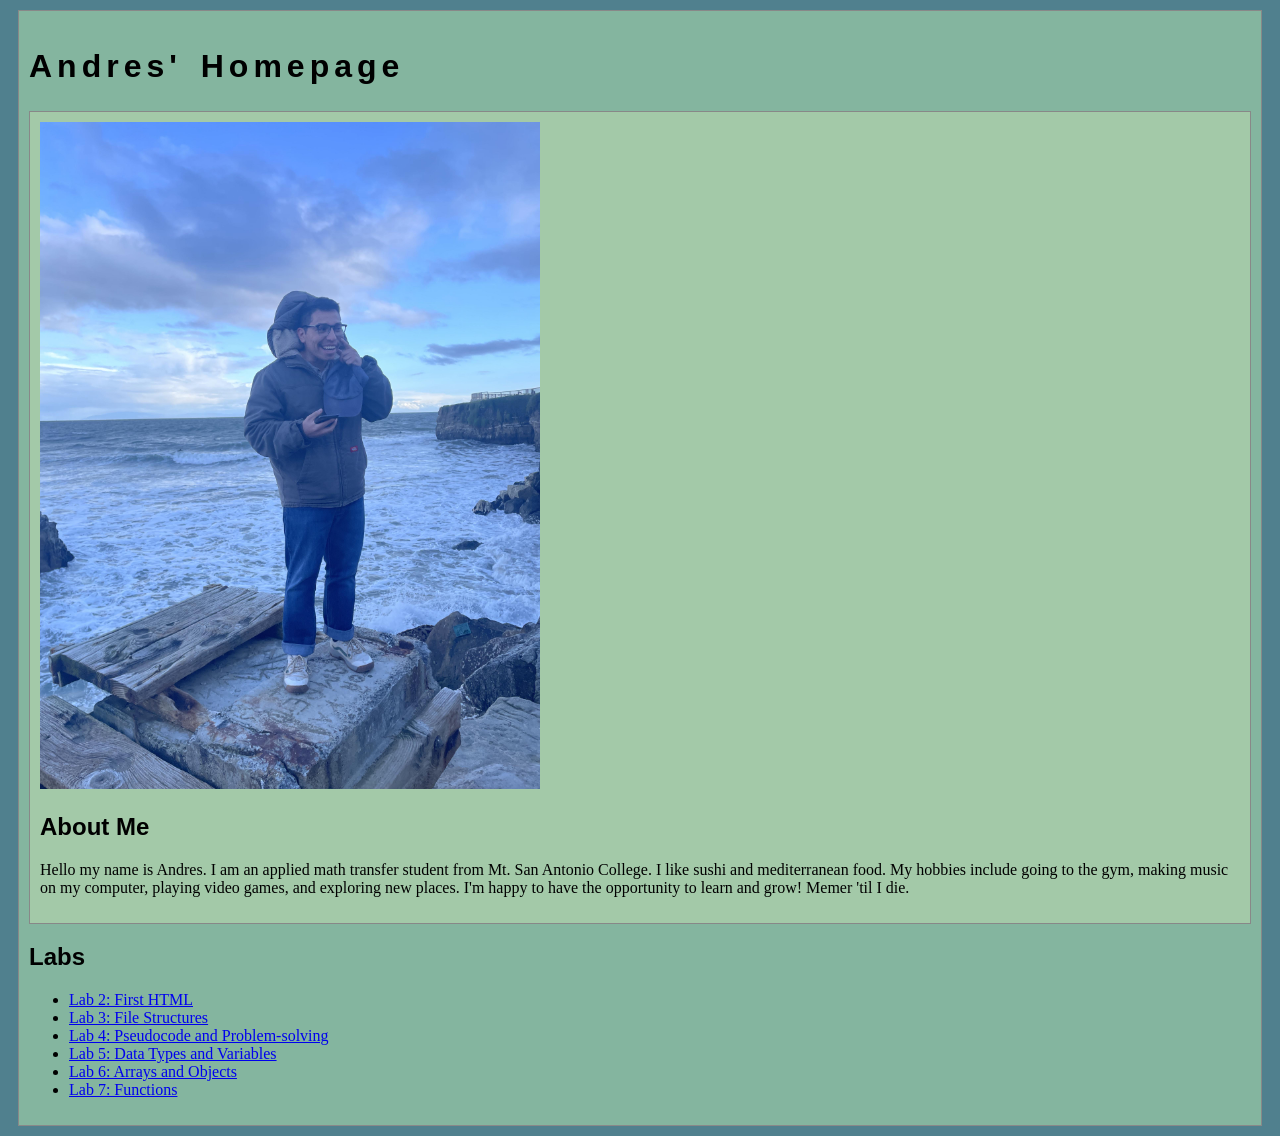
<file: index.html>
<!DOCTYPE html>
<html>
<head>
	<!-- This title is used for tabs and bookmarks -->
	<title>MyName's Homepage</title>

	<!-- Use UTF character set, a good idea with any webpage -->
	<meta charset="UTF-8" />
	<!-- Set viewport so page remains consistently scaled w narrow devices -->
	<meta name="viewport" content="width=device-width, initial-scale=1.0" />

	<!-- Include a sitewide CSS file for consistent styling across the site -->
	<link rel="stylesheet" type="text/css" href="css/site.css">
	<!-- Lab-specifc CSS file for any special styling of this particular page -->
	<link rel="stylesheet" type="text/css" href="css/homepage.css">
	<!-- Link to javascript file - DEFER waits until all elements are rendered -->

	<!-- <script type="text/javascript" src="./js/lab.js" DEFER></script> -->
</head>
<body>
	<!-- Style this page by changing the CSS in ../css/site.css or css/lab.css -->
	<main id="content">
		<section>
			<h1>Andres' Homepage</h1>
			<div class="minor-section">
					<!-- Note that all filenames use lowercase and no spaces -->
					<img id="my-portrait" src="img/selfie.jpg" />
					<h2>About Me</h2>
					<p>Hello my name is Andres. I am an applied math transfer student from Mt. San
						Antonio College. I like sushi and mediterranean food. My hobbies include going to the gym, 
						making music on my computer, playing video games, and exploring new places.
						I'm happy to have the opportunity to learn and grow! Memer 'til I die.
					</p>
			</div>
			<h2>Labs</h2>
			<ul>
				<li><a href="lab2/index.html">Lab 2: First HTML</a></li>
				<li><a href="lab3/index.html">Lab 3: File Structures</a></li>
				<li><a href="lab4/index.html">Lab 4: Pseudocode and Problem-solving</a></li>
				<li><a href="lab5/index.html">Lab 5: Data Types and Variables</a></li>
				<li><a href="lab6/index.html">Lab 6: Arrays and Objects</a></li>
				<li><a href="lab7/index.html">Lab 7: Functions</a></li>
			</ul>
		</section>
		<nav id="links">
			<!-- Put links to labs here. -->
		</nav>
	</main>
</body>
</html>
</file>
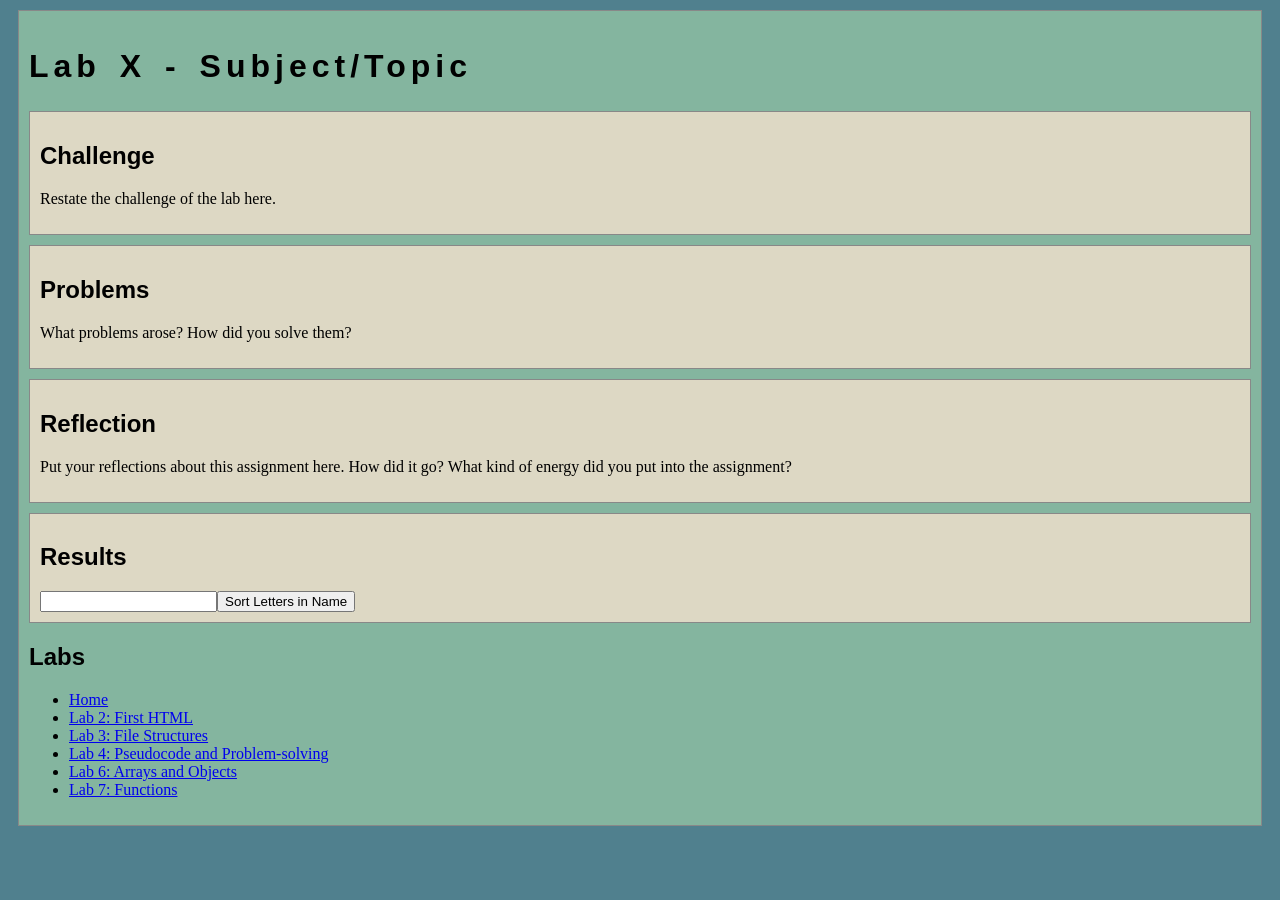
<file: lab10/index.html>
<!DOCTYPE html>
<html>
<head>
	<!-- This title is used for tabs and bookmarks -->
	<title>Lab X - Subject/Topic</title>

	<!-- Use UTF character set, a good idea with any webpage -->
  	<meta charset="UTF-8" />
	<!-- Set viewport so page remains consistently scaled w narrow devices -->
  	<meta name="viewport" content="width=device-width, initial-scale=1.0" />
	
	<!-- Include a sitewide CSS file for consistent styling across the site -->
	<link rel="stylesheet" type="text/css" href="../css/site.css">
	<!-- Lab-specifc CSS file for any special styling of this particular page -->
	<link rel="stylesheet" type="text/css" href="css/lab.css">
	
	<!-- load jQuery library to make javascript easier (must be above our lab js)-->
	<script src="https://code.jquery.com/jquery-3.6.4.min.js"></script>
	<!-- Link to javascript file - DEFER waits until all elements are rendered -->
	<script type="text/javascript" src="./js/lab.js" DEFER></script>
</head>
<body>
	<!-- Style this page by changing the CSS in ../css/site.css or css/lab.css -->
	<main id="content">
		<section>
			<h1>Lab X - Subject/Topic</h1>
			<div class="minor-section">
					<h2>Challenge</h2>
					<p>Restate the challenge of the lab here.</p>
			</div>

			<div class="minor-section">
					<h2>Problems</h2>
					<p>What problems arose? How did you solve them? </p>
			</div>

			<div class="minor-section">
					<h2>Reflection</h2>
					<p>Put your reflections about this assignment here. How did it go? What kind of energy did you put into the assignment? </p>
			</div>

			<div class="minor-section">
					<h2>Results</h2>
					<div id="output"></div>
			</div>
			<h2>Labs</h2>
			<ul>
				<li><a href="../index.html">Home</a></li>
				<li><a href="../lab2/index.html">Lab 2: First HTML</a></li>
				<li><a href="../lab3/index.html">Lab 3: File Structures</a></li>
				<li><a href="../lab4/index.html">Lab 4: Pseudocode and Problem-solving</a></li>
				<li><a href="../lab6/index.html">Lab 6: Arrays and Objects</a></li>
				<li><a href="../lab7/index.html">Lab 7: Functions</a></li>
			</ul>
		</section>
		<nav id="links">
			<!-- Put links to other pages (including the homepage) here. -->
		</nav>
	</main>
</body>
</html>
</file>
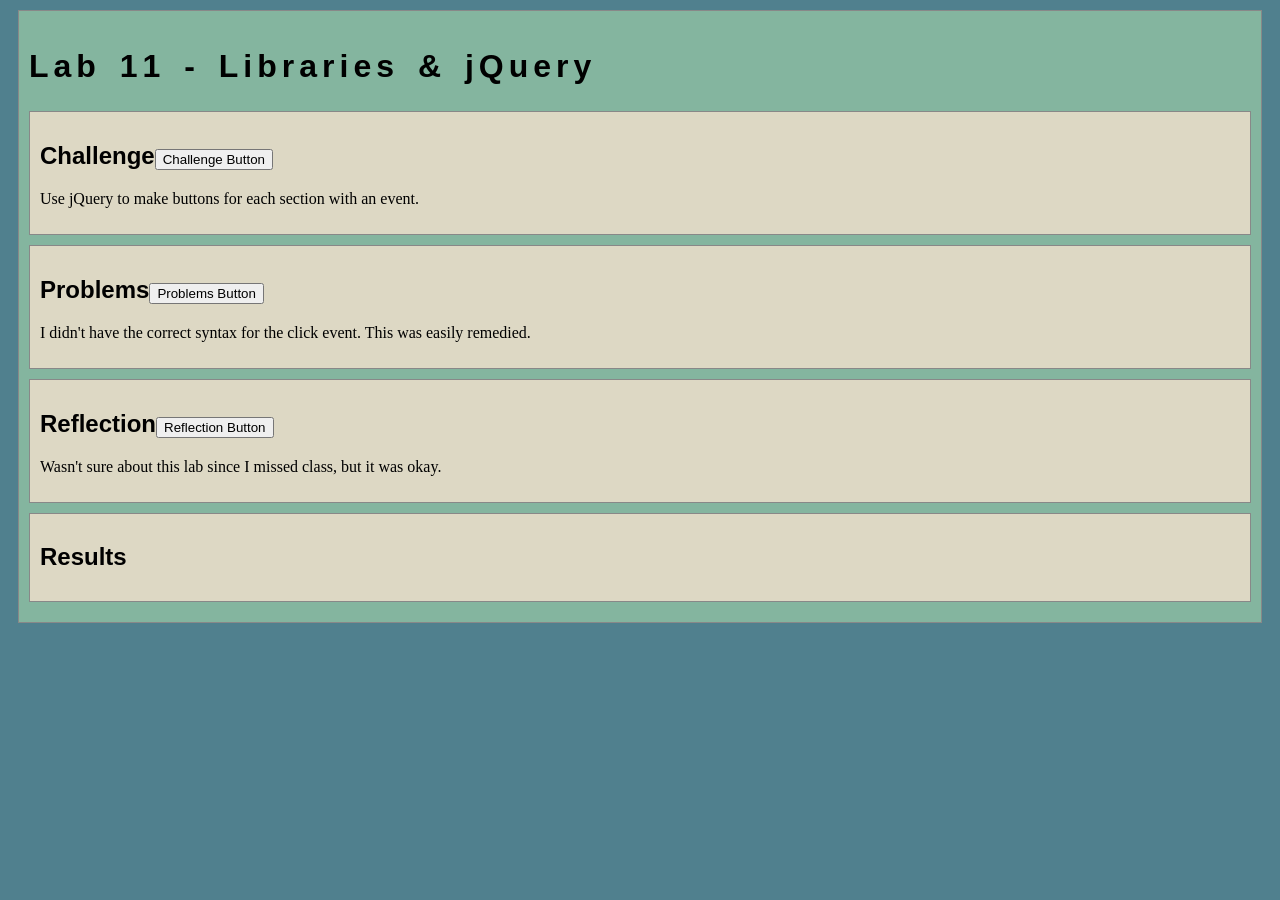
<file: lab11/index.html>
<!DOCTYPE html>
<html>
<head>
	<!-- This title is used for tabs and bookmarks -->
	<title>Lab 11 - Libraries & jQuery</title>

	<!-- Use UTF character set, a good idea with any webpage -->
  	<meta charset="UTF-8" />
	<!-- Set viewport so page remains consistently scaled w narrow devices -->
  	<meta name="viewport" content="width=device-width, initial-scale=1.0" />
	
	<!-- Include a sitewide CSS file for consistent styling across the site -->
	<link rel="stylesheet" type="text/css" href="../css/site.css">
	<!-- Lab-specifc CSS file for any special styling of this particular page -->
	<link rel="stylesheet" type="text/css" href="css/lab.css">
	
	<!-- load jQuery library to make javascript easier (must be above our lab js)-->
	<script src="https://code.jquery.com/jquery-3.6.4.min.js"></script>
	<!-- Link to javascript file - DEFER waits until all elements are rendered -->
	<script type="text/javascript" src="./js/lab.js" DEFER></script>
</head>
<body>
	<!-- Style this page by changing the CSS in ../css/site.css or css/lab.css -->
	<main id="content">
		<section>
			<h1>Lab 11 - Libraries & jQuery</h1>
			<div class="minor-section">
					<h2 id="challenge">Challenge</h2>
					<p>Use jQuery to make buttons for each section with an event.</p>
			</div>

			<div class="minor-section">
					<h2 id="problems">Problems</h2>
					<p>I didn't have the correct syntax for the click event. This was easily remedied.
						 </p>
			</div>

			<div class="minor-section">
					<h2 id="reflection">Reflection</h2>
					<p>Wasn't sure about this lab since I missed class, but it was okay.</p>
			</div>

			<div class="minor-section">
					<h2>Results</h2>
					<div id="output"></div>
			</div>
		</section>
		<nav id="links">
			<!-- Put links to other pages (including the homepage) here. -->
		</nav>
	</main>
</body>
</html>
</file>
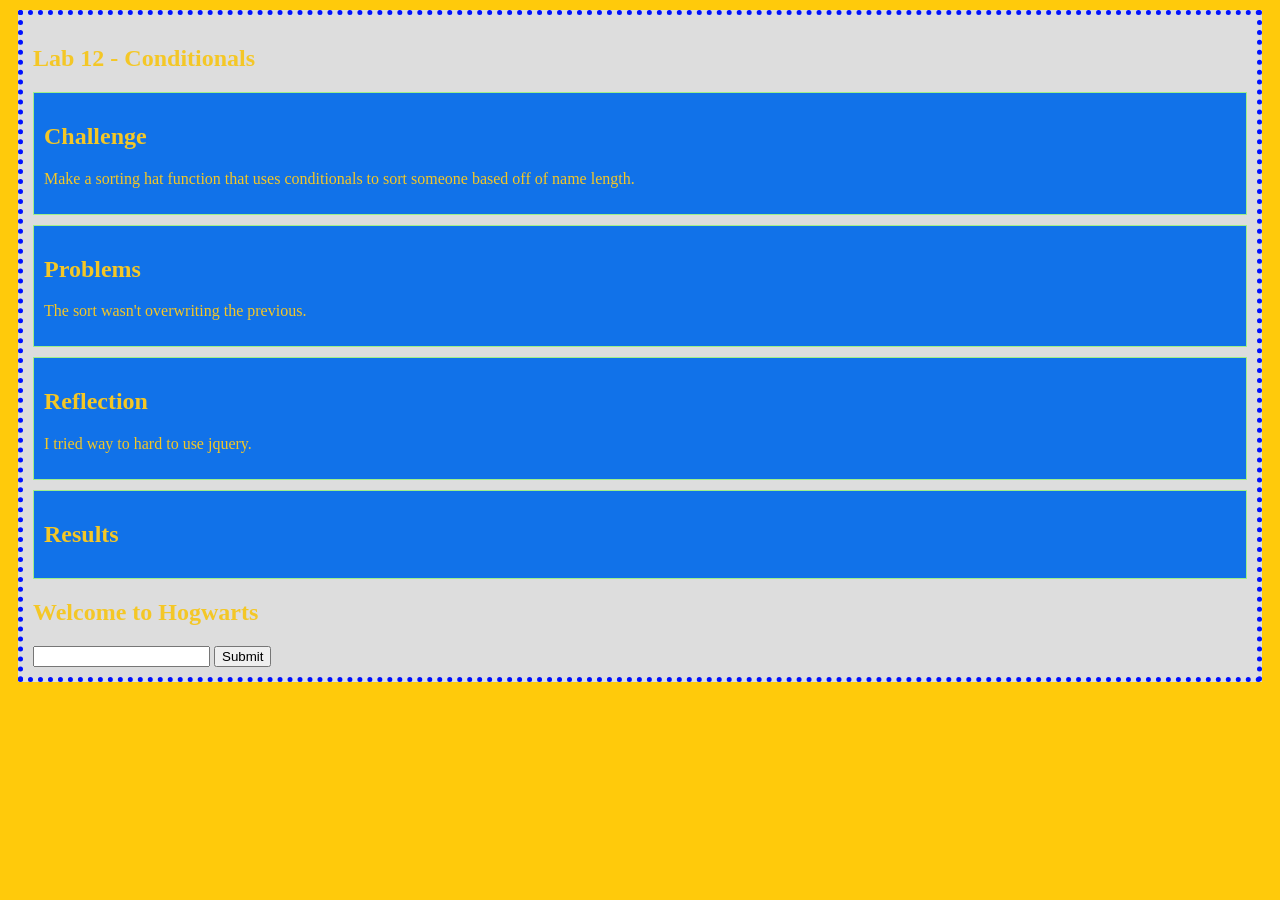
<file: lab12/index.html>
<!DOCTYPE html>
<html>
<head>
	<!-- This title is used for tabs and bookmarks -->
	<title>Lab X - Subject/Topic</title>

	<!-- Use UTF character set, a good idea with any webpage -->
  	<meta charset="UTF-8" />
	<!-- Set viewport so page remains consistently scaled w narrow devices -->
  	<meta name="viewport" content="width=device-width, initial-scale=1.0" />
	
	<!-- Include a sitewide CSS file for consistent styling across the site -->
	
	<!-- Lab-specifc CSS file for any special styling of this particular page -->
	<link rel="stylesheet" type="text/css" href="css/lab.css">
	
	<!-- load jQuery library to make javascript easier (must be above our lab js)-->
	<script src="https://code.jquery.com/jquery-3.7.0.min.js"></script>
	<!-- Link to javascript file - DEFER waits until all elements are rendered -->
	<script type="text/javascript" src="./js/lab.js" DEFER></script>
</head>
<body>
	<!-- Style this page by changing the CSS in ../css/site.css or css/lab.css -->
	<main id="content">
		<section>
			<h1>Lab 12 - Conditionals</h1>
			<div class="minor-section">
					<h2>Challenge</h2>
					<p>Make a sorting hat function that uses conditionals to sort someone based off of 
						name length.
					</p>
			</div>

			<div class="minor-section">
					<h2>Problems</h2>
					<p>The sort wasn't overwriting the previous.</p>
			</div>

			<div class="minor-section">
					<h2>Reflection</h2>
					<p>I tried way to hard to use jquery.</p>
			</div>

			<div class="minor-section">
					<h2>Results</h2>
					<div id="output"></div>
			</div>
			<div class="input-output">
					<h2>Welcome to Hogwarts</h2>
					<p></p>
					<input type="text" id="input">
					<button id="button">Submit</button>
					
			</div>
		</section>
		<nav id="links">
			<!-- Put links to other pages (including the homepage) here. -->
		</nav>
	</main>
</body>
</html>
</file>
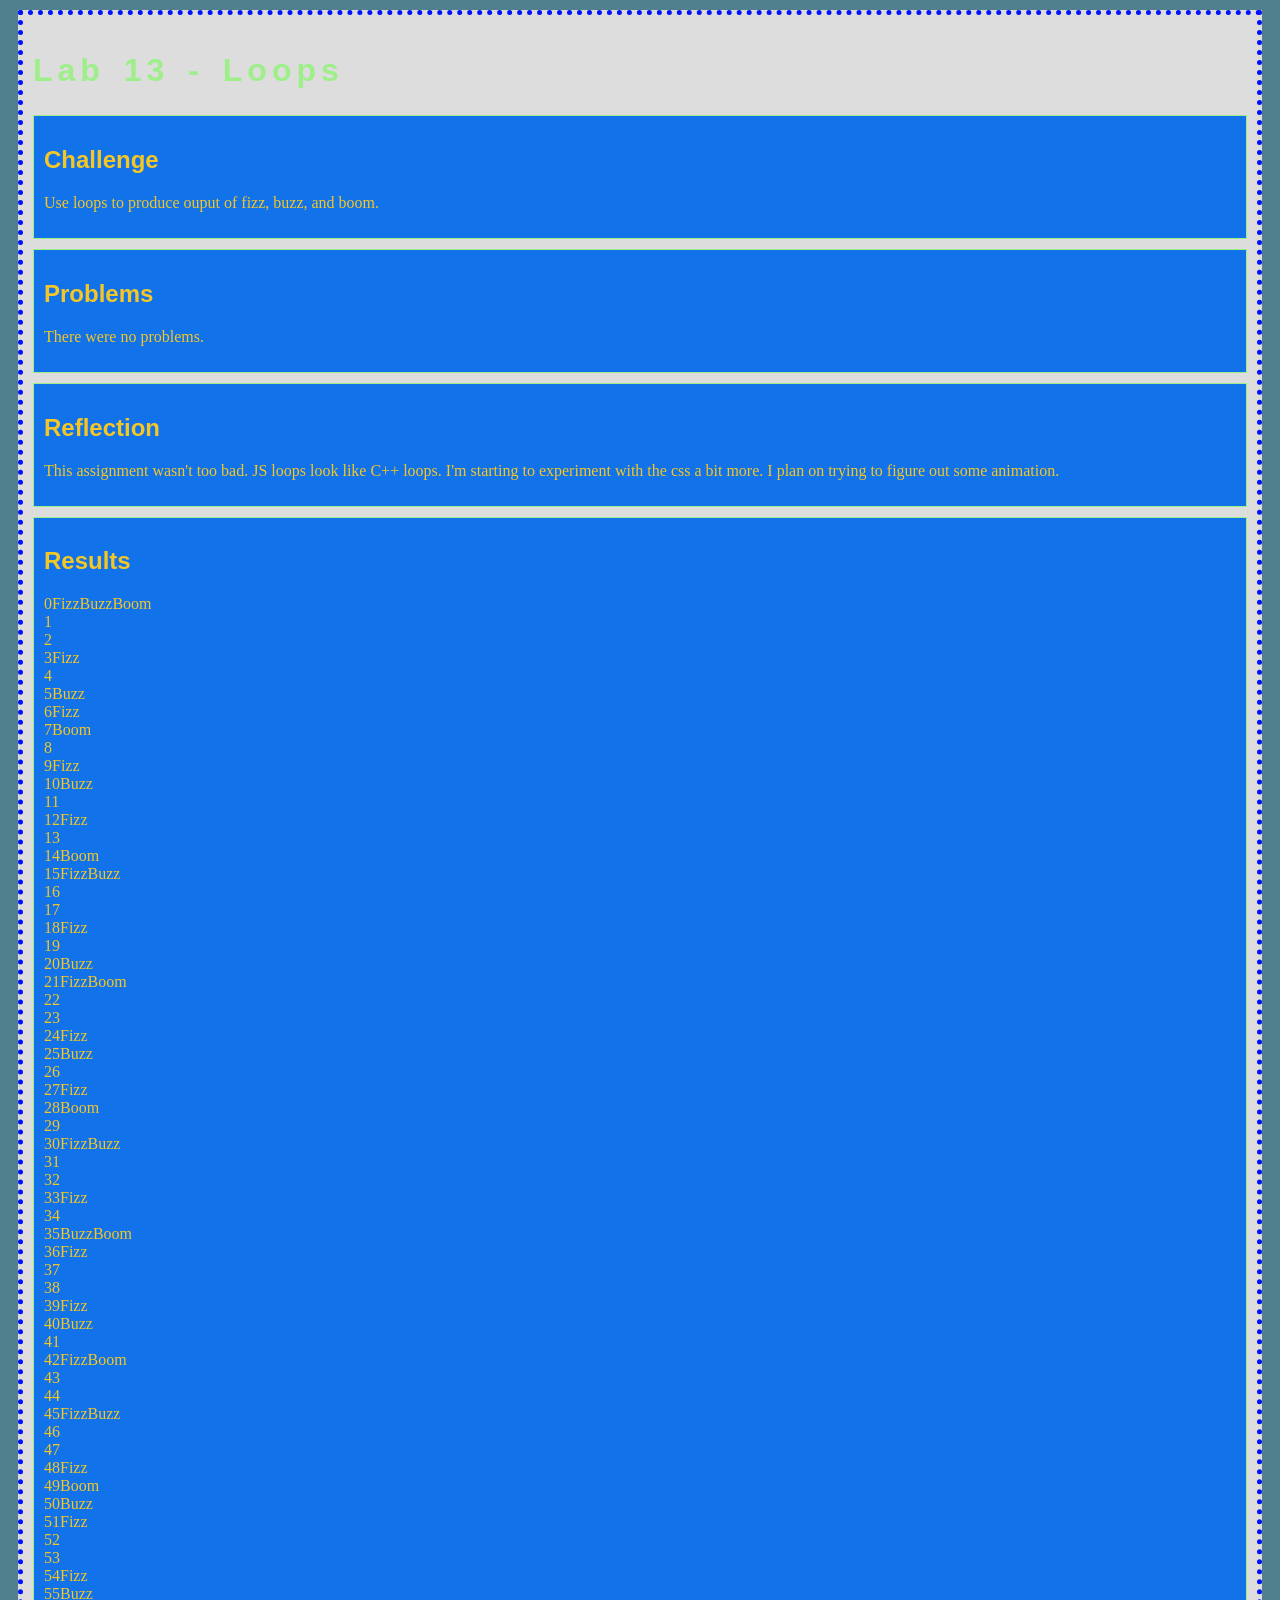
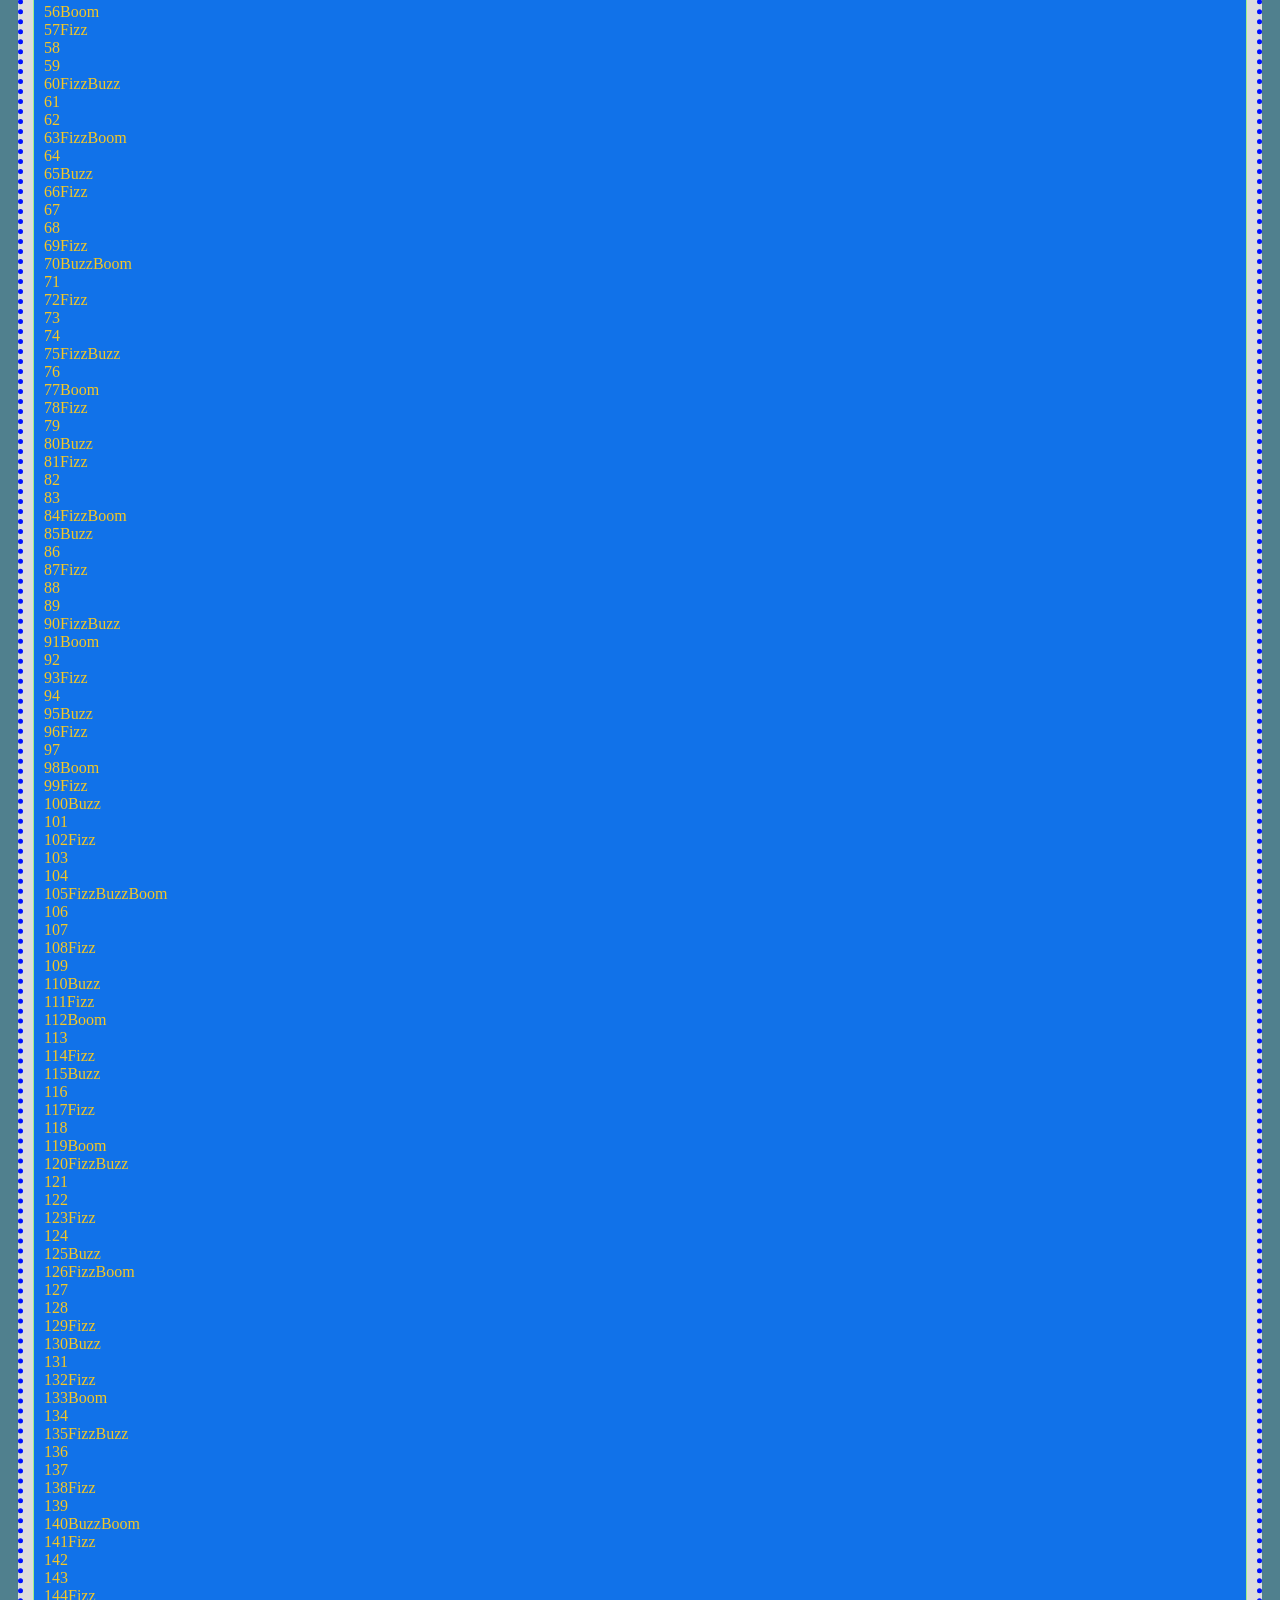
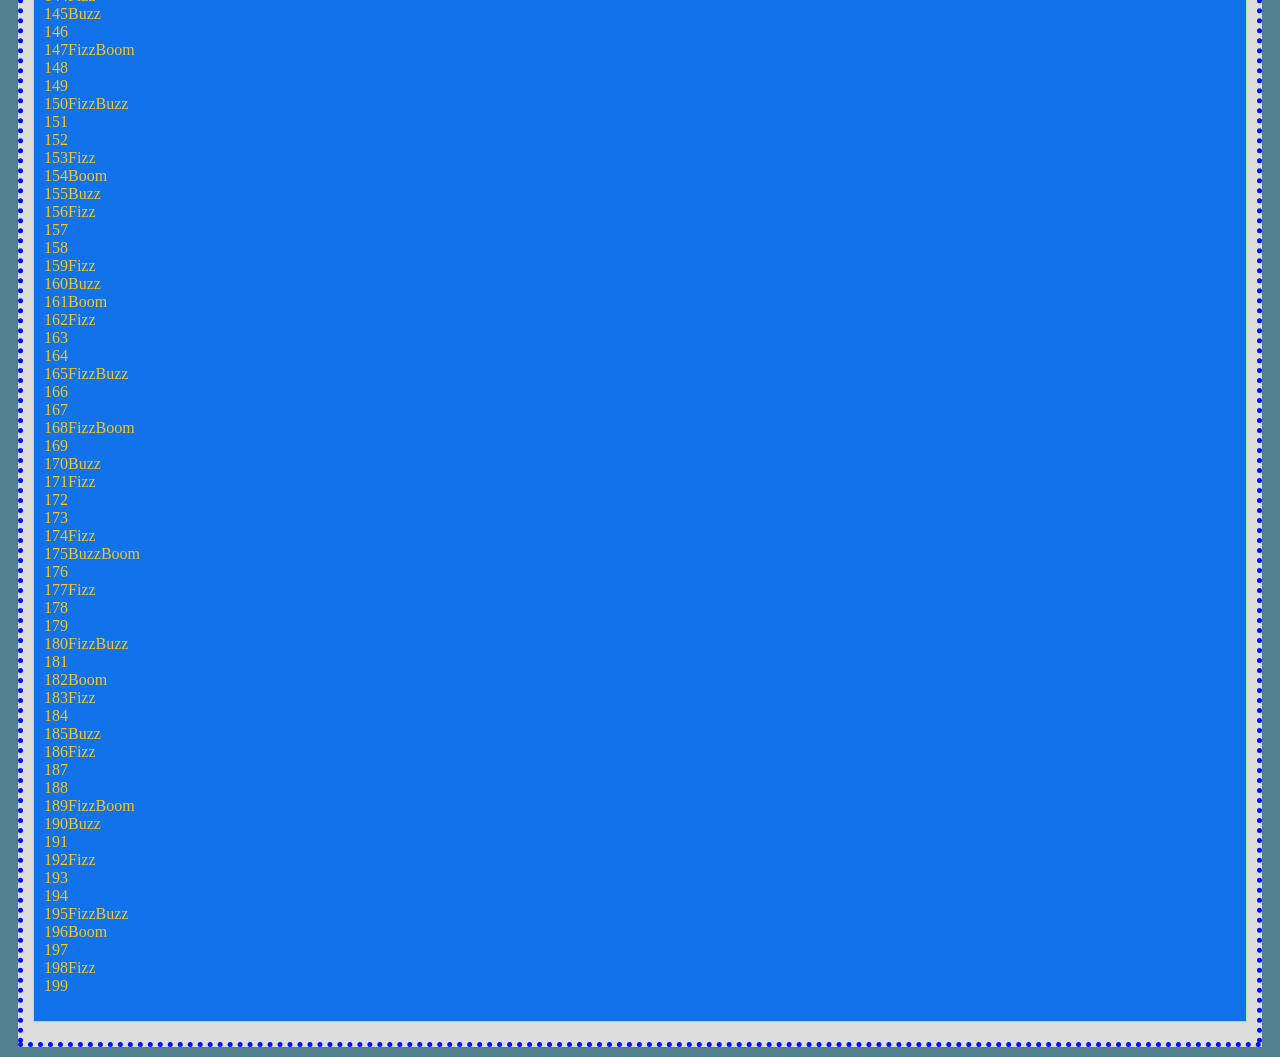
<file: lab13/index.html>
<!DOCTYPE html>
<html>
<head>
	<!-- This title is used for tabs and bookmarks -->
	<title>Lab X - Subject/Topic</title>

	<!-- Use UTF character set, a good idea with any webpage -->
  	<meta charset="UTF-8" />
	<!-- Set viewport so page remains consistently scaled w narrow devices -->
  	<meta name="viewport" content="width=device-width, initial-scale=1.0" />
	
	<!-- Include a sitewide CSS file for consistent styling across the site -->
	<link rel="stylesheet" type="text/css" href="../css/site.css">
	<!-- Lab-specifc CSS file for any special styling of this particular page -->
	<link rel="stylesheet" type="text/css" href="css/lab.css">
	
	<!-- load jQuery library to make javascript easier (must be above our lab js)-->
	<script src="https://code.jquery.com/jquery-3.7.0.min.js"></script>
	<!-- Link to javascript file - DEFER waits until all elements are rendered -->
	<script type="text/javascript" src="./js/lab.js" DEFER></script>
</head>
<body>
	<!-- Style this page by changing the CSS in ../css/site.css or css/lab.css -->
	<main id="content">
		<section>
			<h1>Lab 13 - Loops</h1>
			<div class="minor-section">
					<h2>Challenge</h2>
					<p>Use loops to produce ouput of fizz, buzz, and boom.</p>
			</div>

			<div class="minor-section">
					<h2>Problems</h2>
					<p>There were no problems.</p>
			</div>

			<div class="minor-section">
					<h2>Reflection</h2>
					<p>This assignment wasn't too bad. JS loops look like C++ loops. I'm starting to experiment with the css a bit more.
						I plan on trying to figure out some animation.</p>
			</div>

			<div class="minor-section">
					<h2>Results</h2>
					<div id="output"></div>
			</div>
		</section>
		<nav id="links">
			<!-- Put links to other pages (including the homepage) here. -->
		</nav>
	</main>
</body>
</html>
</file>
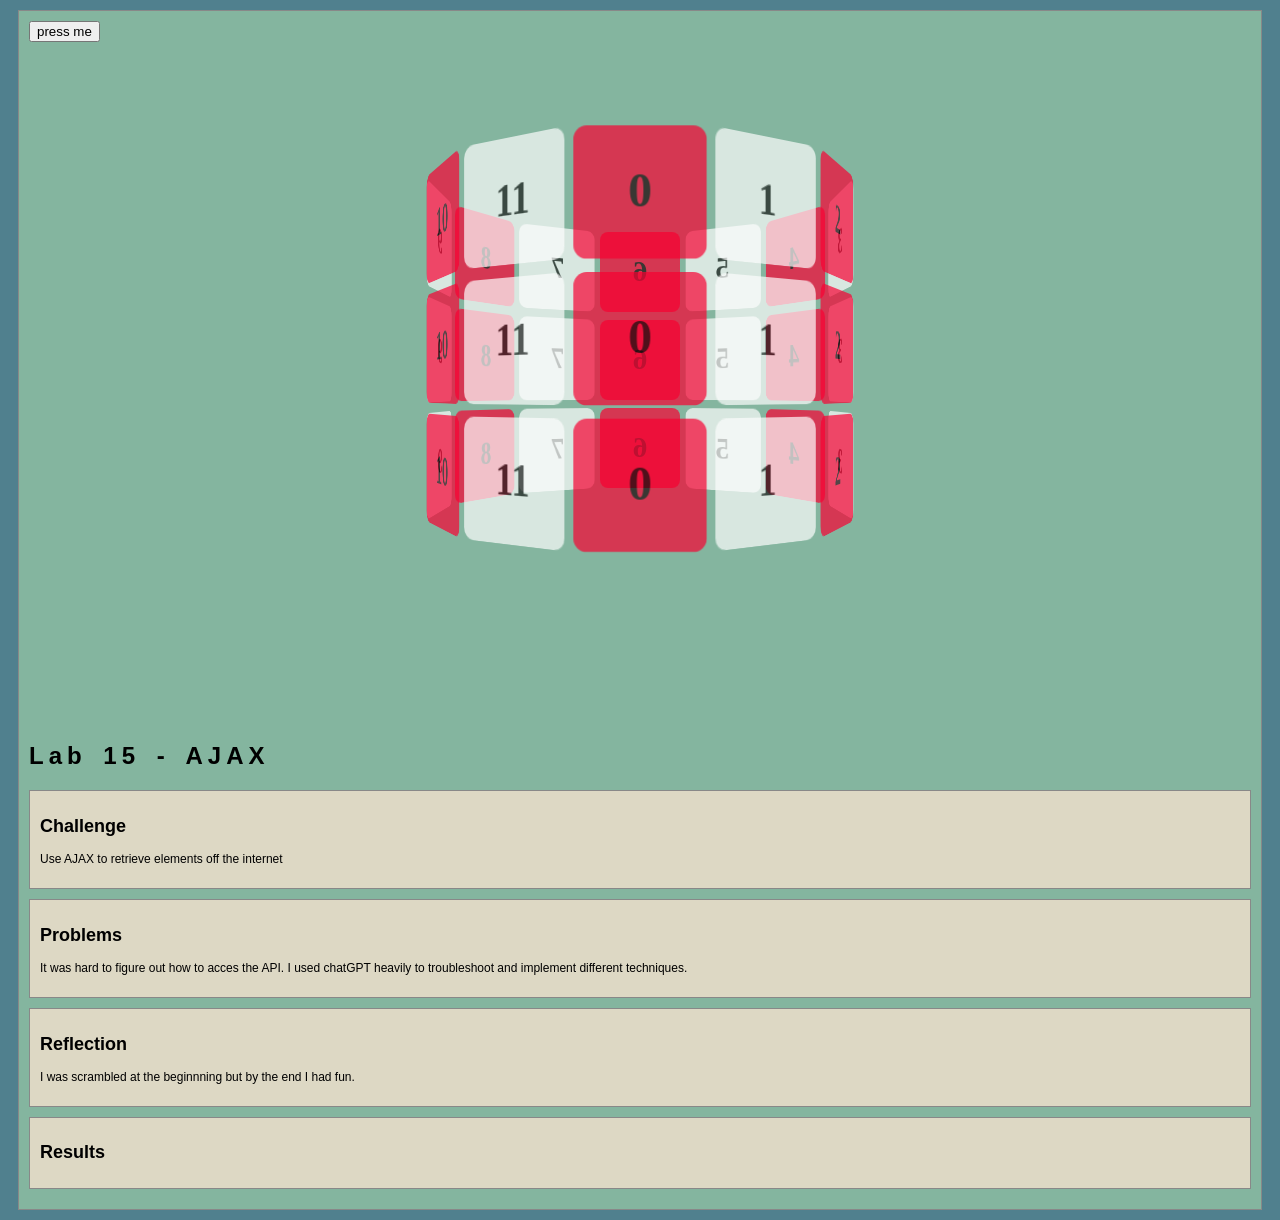
<file: lab15 /index.html>
<!DOCTYPE html>
<html>
<head>
	<!-- This title is used for tabs and bookmarks -->
	<title>Lab 15 - AJAX</title>

	<!-- Use UTF character set, a good idea with any webpage -->
  	<meta charset="UTF-8" />
	<!-- Set viewport so page remains consistently scaled w narrow devices -->
  	<meta name="viewport" content="width=device-width, initial-scale=1.0" />
	
	<!-- Include a sitewide CSS file for consistent styling across the site -->
	<link rel="stylesheet" type="text/css" href="../css/site.css">
	<!-- Lab-specifc CSS file for any special styling of this particular page -->
	<link rel="stylesheet" type="text/css" href="css/lab.css">
	
	<!-- load jQuery library to make javascript easier (must be above our lab js)-->
	<script src="https://code.jquery.com/jquery-3.7.0.min.js"></script>
	<!-- Link to javascript file - DEFER waits until all elements are rendered -->
	<script type="text/javascript" src="./js/lab.js" DEFER></script>
</head>
<body>
	<!-- Style this page by changing the CSS in ../css/site.css or css/lab.css -->
	<main id="content">
		<button id="activate">press me</button>
		<section>
			<div id="stage">
				<div id="rotate">
				  <div id="ring-1" class="ring"></div>
				  <div id="ring-2" class="ring"></div>
				  <div id="ring-3" class="ring"></div>
				</div>
			  </div>
			<h1>Lab 15 - AJAX</h1>
			<div class="minor-section">
					<h2>Challenge</h2>
					<p>Use AJAX to retrieve elements off the internet</p>
			</div>

			<div class="minor-section">
					<h2>Problems</h2>
					<p>It was hard to figure out how to acces the API. I used chatGPT heavily to 
						troubleshoot and implement different techniques.
					</p>
			</div>

			<div class="minor-section">
					<h2>Reflection</h2>
					<p>I was scrambled at the beginnning but by the end I had fun. </p>
			</div>

			<div class="minor-section">
					<h2>Results</h2>
					<div id="output"></div>
					
			</div>
		</section>
		<nav id="links">
			<!-- Put links to other pages (including the homepage) here. -->
		</nav>
	</main>
</body>
</html>
</file>
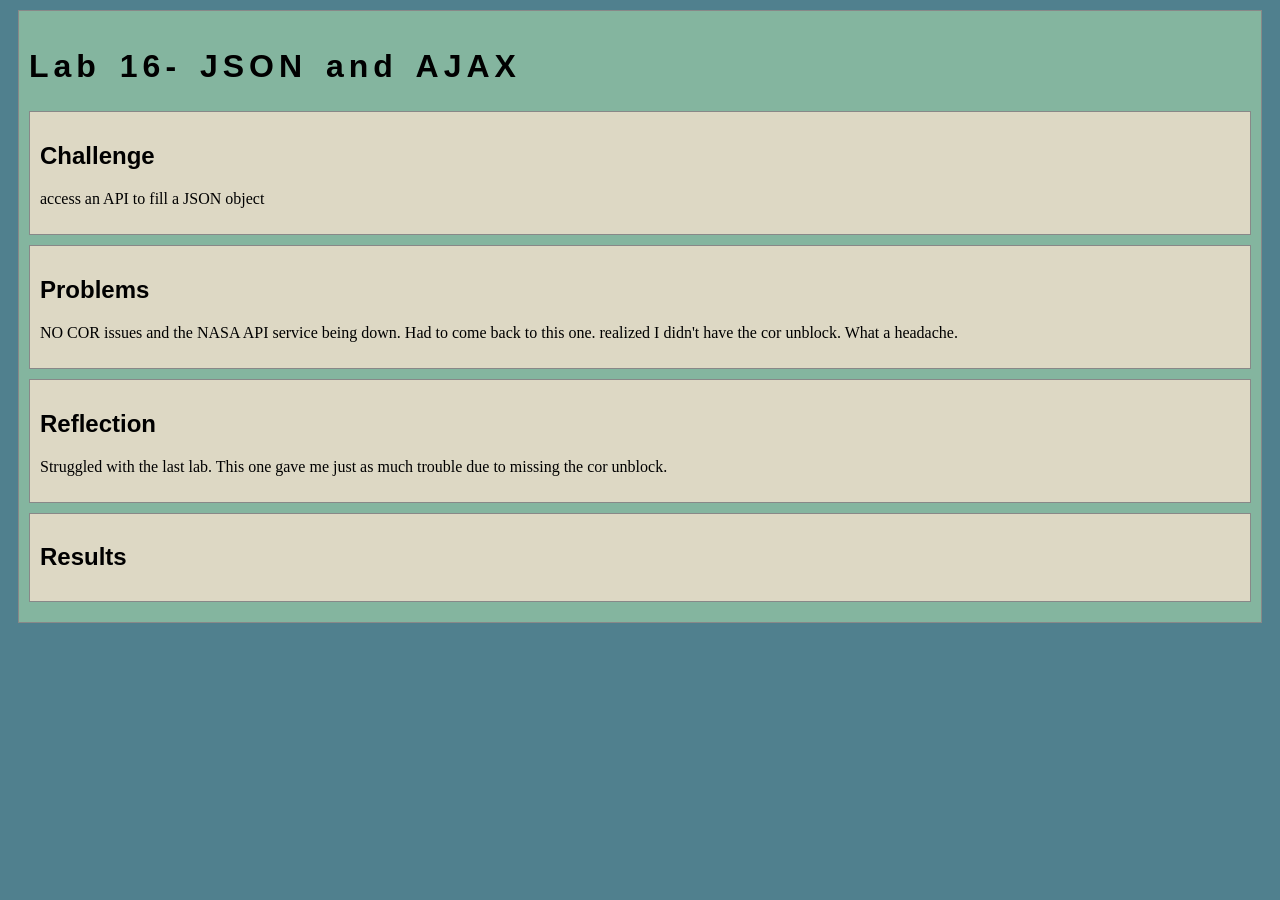
<file: lab16/index.html>
<!DOCTYPE html>
<html>
<head>
	<!-- This title is used for tabs and bookmarks -->
	<title>Lab X - Subject/Topic</title>

	<!-- Use UTF character set, a good idea with any webpage -->
  	<meta charset="UTF-8" />
	<!-- Set viewport so page remains consistently scaled w narrow devices -->
  	<meta name="viewport" content="width=device-width, initial-scale=1.0" />
	
	<!-- Include a sitewide CSS file for consistent styling across the site -->
	<link rel="stylesheet" type="text/css" href="../css/site.css">
	<!-- Lab-specifc CSS file for any special styling of this particular page -->
	<link rel="stylesheet" type="text/css" href="css/lab.css">
	
	<!-- load jQuery library to make javascript easier (must be above our lab js)-->
	<script src="https://code.jquery.com/jquery-3.7.0.min.js"></script>
	<!-- Link to javascript file - DEFER waits until all elements are rendered -->
	<script type="text/javascript" src="./js/lab.js" DEFER></script>
</head>
<body>
	<!-- Style this page by changing the CSS in ../css/site.css or css/lab.css -->
	<main id="content">
		<section>
			<h1>Lab 16- JSON and AJAX</h1>
			<div id="comic"></div>
			<div class="minor-section">
					<h2>Challenge</h2>
					<p>access an API to fill a JSON object</p>
			</div>

			<div class="minor-section">
					<h2>Problems</h2>
					<p>NO COR issues and the NASA API service being down. Had to come back to this one.
						realized I didn't have the cor unblock. What a headache. </p>
			</div>

			<div class="minor-section">
					<h2>Reflection</h2>
					<p>Struggled with the last lab. This one gave me just as much trouble due to missing
						the cor unblock.
					</p>
			</div>

			<div class="minor-section">
					<h2>Results</h2>
					<div id="output"></div>
			</div>
		</section>
		<nav id="links">
			<!-- Put links to other pages (including the homepage) here. -->
		</nav>
	</main>
</body>
</html>
</file>
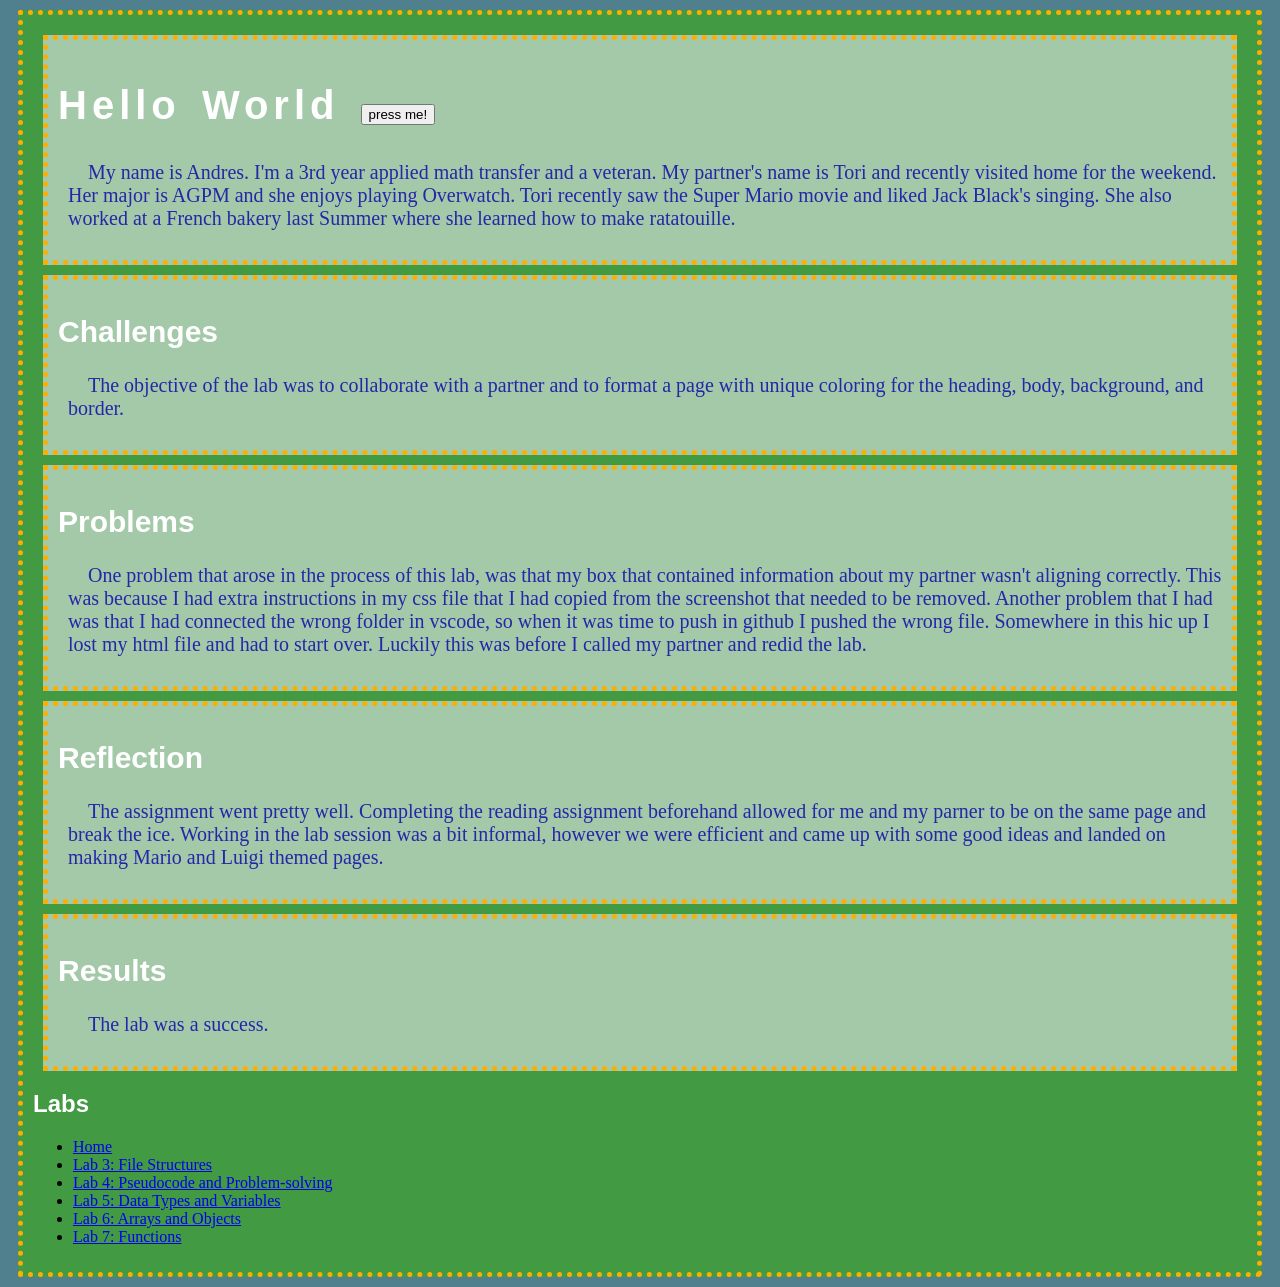
<file: lab2/index.html>
<!DOCTYPE html>
<html>
<head>
	<!-- This title is used for tabs and bookmarks -->
	<title>Lab 2 - HTML CSS Starter</title>

	<!-- Use UTF character set, a good idea with any webpage -->
  	<meta charset="UTF-8" />
	<!-- Set viewport so page remains consistently scaled w narrow devices -->
  	<meta name="viewport" content="width=device-width, initial-scale=1.0" />
	
	<!-- Include a sitewide CSS file for consistent styling across the site -->
	<link rel="stylesheet" type="text/css" href="../css/lab2site.css">
	<!-- Lab-specifc CSS file for any special styling of this particular page -->
	<link rel="stylesheet" type="text/css" href="css/lab.css">
	
	<!-- load jQuery library to make javascript easier (must be above our lab js)-->
	<script src="https://code.jquery.com/jquery-3.6.4.min.js"></script>
	<!-- Link to javascript file - DEFER waits until all elements are rendered -->
	<script type="text/javascript" src="./js/lab.js" DEFER></script>
</head>
<body>
	<!-- Style this page by changing the CSS in ../css/site.css or css/lab.css -->
	<main id="content">
		<section>
            <div id="content1">
                <h1 id= "content2">Hello World  </h1>
                <p>
                    My name is Andres. I'm a 3rd year applied math transfer and a veteran.
                    My partner's name is Tori and recently visited home for 
                    the weekend. Her major is AGPM and she enjoys playing Overwatch.
                    Tori recently saw the Super Mario movie and liked Jack Black's singing. She also
                    worked at a French bakery last Summer where she learned how to
                    make ratatouille. 
                </p>
            </div>
			
			<div class="minor-section">
					<h2>Challenges</h2>
					<p>The objective of the lab was to collaborate with a partner 
                        and to format a page with unique coloring for the heading, body, background,
                        and border.
                    </p>
			</div>

			<div class="minor-section">
					<h2>Problems</h2>
					<p>One problem that arose in the process of this lab, was that my box 
                        that contained information about my partner wasn't aligning correctly.
                        This was because I had extra instructions in my css file that I had copied 
                        from the screenshot that needed to be removed. Another problem that I had was
                        that I had connected the wrong folder in vscode, so when it was time to push 
                        in github I pushed the wrong file. Somewhere in this hic up I lost my html file 
                        and had to start over. Luckily this was before I called my partner and redid the 
                        lab.
                    </p>
			</div>

			<div class="minor-section">
					<h2>Reflection</h2>
					<p>The assignment went pretty well. Completing the reading assignment beforehand
                        allowed for me and my parner to be on the same page and break the ice. Working in 
                        the lab session was a bit informal, however we were efficient and came up with some
                        good ideas and landed on making Mario and Luigi themed pages.
                    </p>
			</div>

			<div class="minor-section">
					<h2>Results</h2>
                    <p>
                        The lab was a success.
                    </p>
					<div id="output"></div>
			</div>
			<h2>Labs</h2>
			<ul>
				<li><a href="../index.html">Home</a></li>
				<li><a href="../lab3/index.html">Lab 3: File Structures</a></li>
				<li><a href="../lab4/index.html">Lab 4: Pseudocode and Problem-solving</a></li>
				<li><a href="../lab5/index.html">Lab 5: Data Types and Variables</a></li>
				<li><a href="../lab6/index.html">Lab 6: Arrays and Objects</a></li>
				<li><a href="../lab7/index.html">Lab 7: Functions</a></li>
			</ul>
		</section>
		<nav id="links">
			<!-- Put links to other pages (including the homepage) here. -->
		</nav>
	</main>
</body>
</html>
</file>
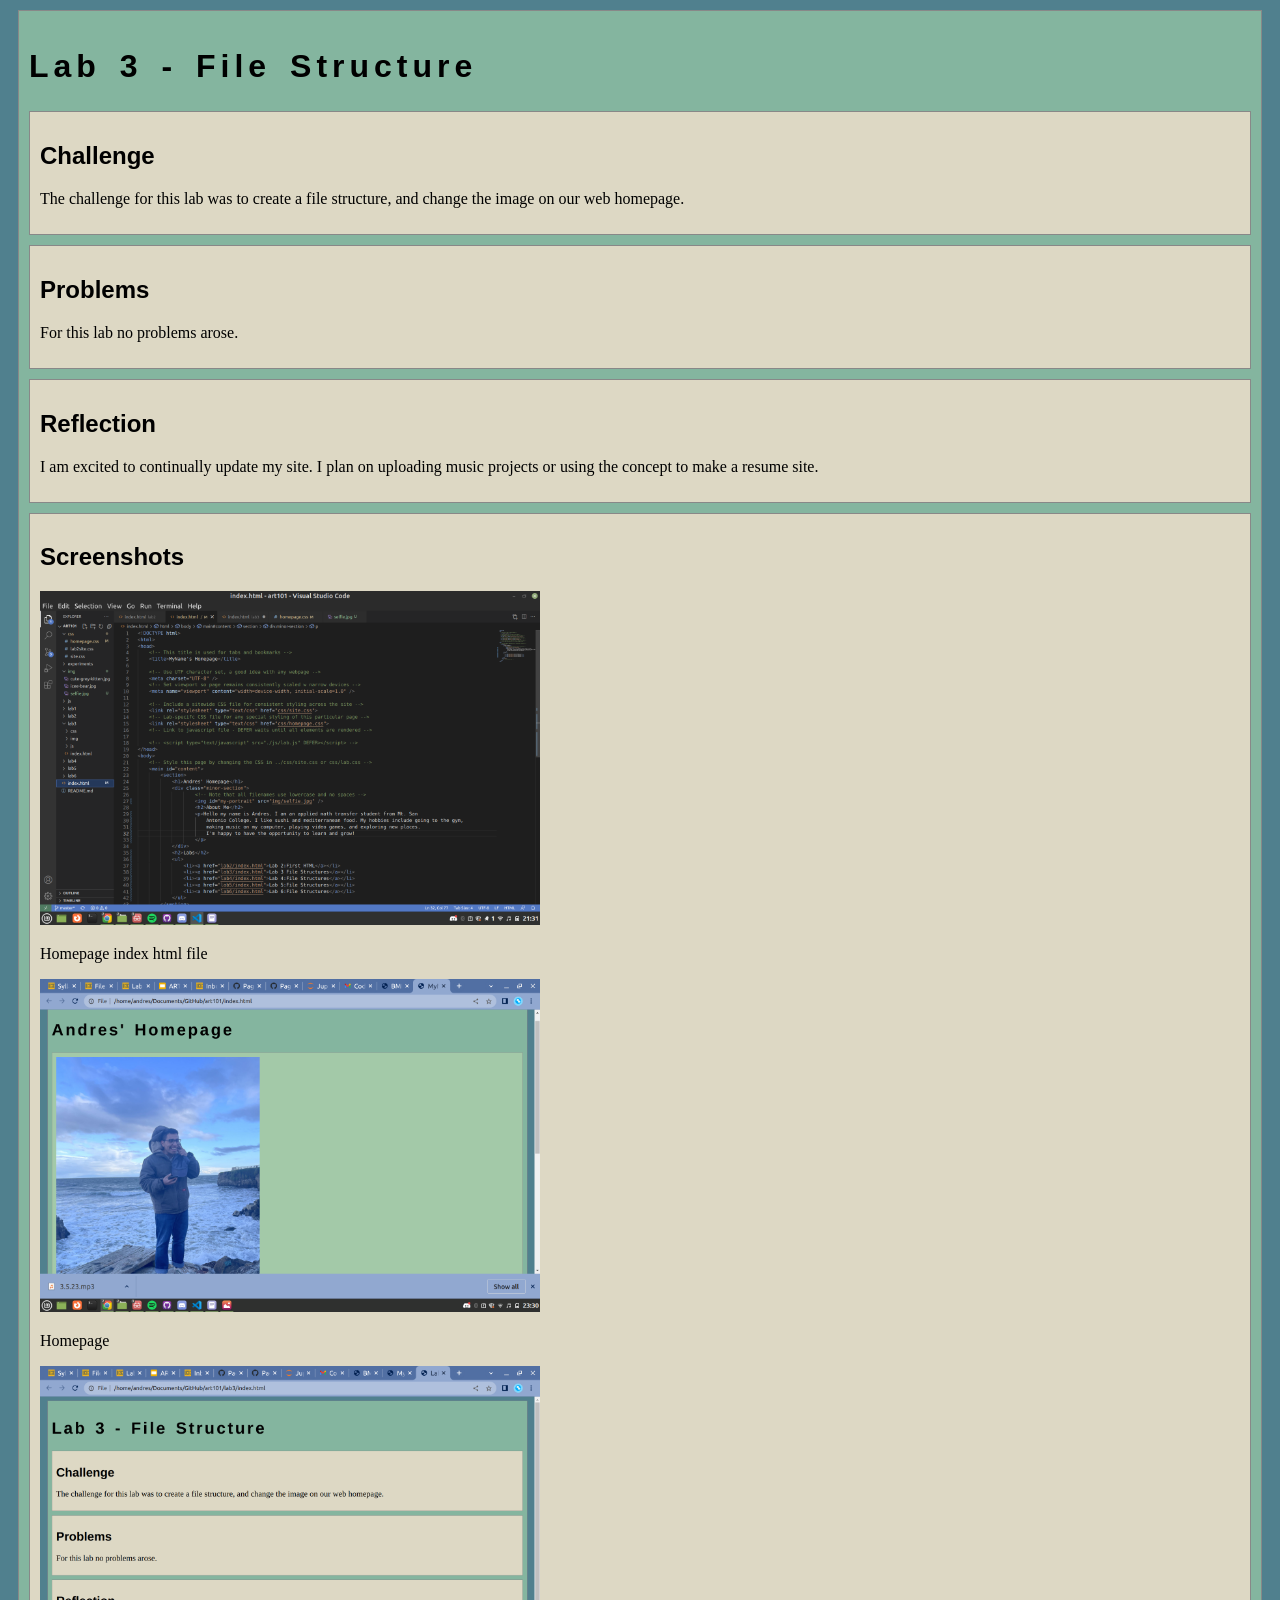
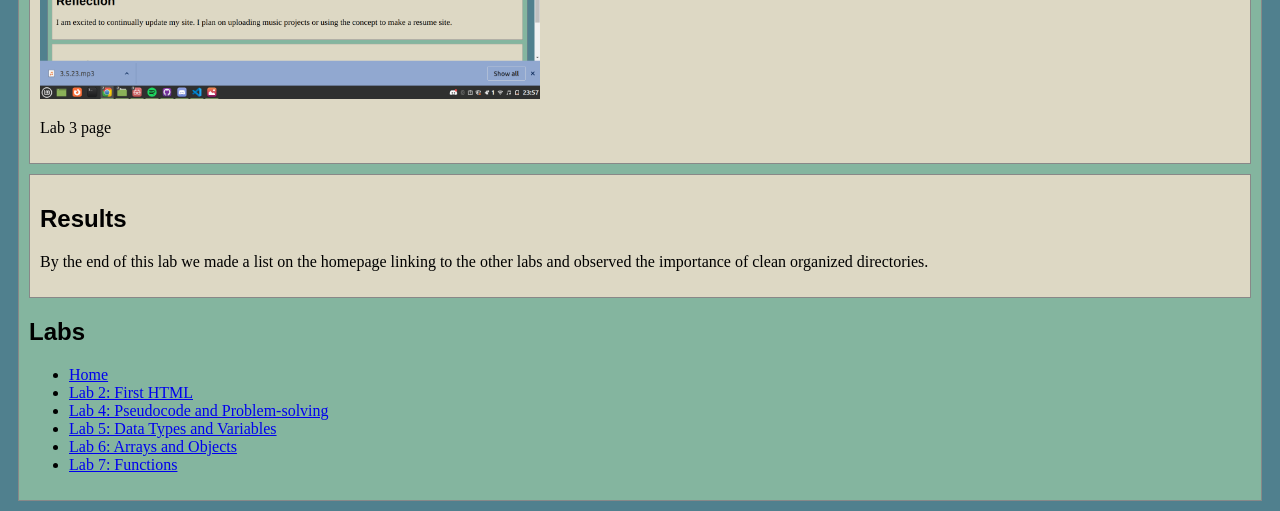
<file: lab3/index.html>
<!DOCTYPE html>
<html>
<head>
	<!-- This title is used for tabs and bookmarks -->
	<title>Lab X - Subject/Topic</title>

	<!-- Use UTF character set, a good idea with any webpage -->
  	<meta charset="UTF-8" />
	<!-- Set viewport so page remains consistently scaled w narrow devices -->
  	<meta name="viewport" content="width=device-width, initial-scale=1.0" />
	
	<!-- Include a sitewide CSS file for consistent styling across the site -->
	<link rel="stylesheet" type="text/css" href="../css/site.css">
	<!-- Lab-specifc CSS file for any special styling of this particular page -->
	<link rel="stylesheet" type="text/css" href="css/lab.css">
	
	<!-- load jQuery library to make javascript easier (must be above our lab js)-->
	<script src="https://code.jquery.com/jquery-3.6.4.min.js"></script>
	<!-- Link to javascript file - DEFER waits until all elements are rendered -->
	<script type="text/javascript" src="./js/lab.js" DEFER></script>
</head>
<body>
	<!-- Style this page by changing the CSS in ../css/site.css or css/lab.css -->
	<main id="content">
		<section>
			<h1>Lab 3 - File Structure</h1>
			<div class="minor-section">
					<h2>Challenge</h2>
					<p>The challenge for this lab was to create a file structure,
						and change the image on our web homepage.
					</p>
			</div>

			<div class="minor-section">
					<h2>Problems</h2>
					<p>For this lab no problems arose. </p>
			</div>

			<div class="minor-section">
					<h2>Reflection</h2>
					<p>I am excited to continually update my site. I plan on uploading 
						music projects or using the concept to make a resume site. 
					</p>
			</div>
			<div class="minor-section">
					<h2>Screenshots</h2>
					<img id="screenshot" src="img/i1.png" />
					<p>Homepage index html file</p>
					<img id="screenshot" src="img/i2.png" />
					<p>Homepage</p>
					<img id="screenshot" src="img/i3.png" />
					<p>Lab 3 page</p>
					
			</div>
			<div class="minor-section">
					<h2>Results</h2>
					<p>By the end of this lab we made a list on the homepage
						linking to the other labs and observed the importance 
						of clean organized directories.
					</p>
					<div id="output"></div>
			</div>
			<h2>Labs</h2>
			<ul>
				<li><a href="../index.html">Home</a></li>
				<li><a href="../lab2/index.html">Lab 2: First HTML</a></li>
				<li><a href="../lab4/index.html">Lab 4: Pseudocode and Problem-solving</a></li>
				<li><a href="../lab5/index.html">Lab 5: Data Types and Variables</a></li>
				<li><a href="../lab6/index.html">Lab 6: Arrays and Objects</a></li>
				<li><a href="../lab7/index.html">Lab 7: Functions</a></li>
			</ul>
		</section>
		<nav id="links">
			<!-- Put links to other pages (including the homepage) here. -->
		</nav>
	</main>
</body>
</html>
</file>
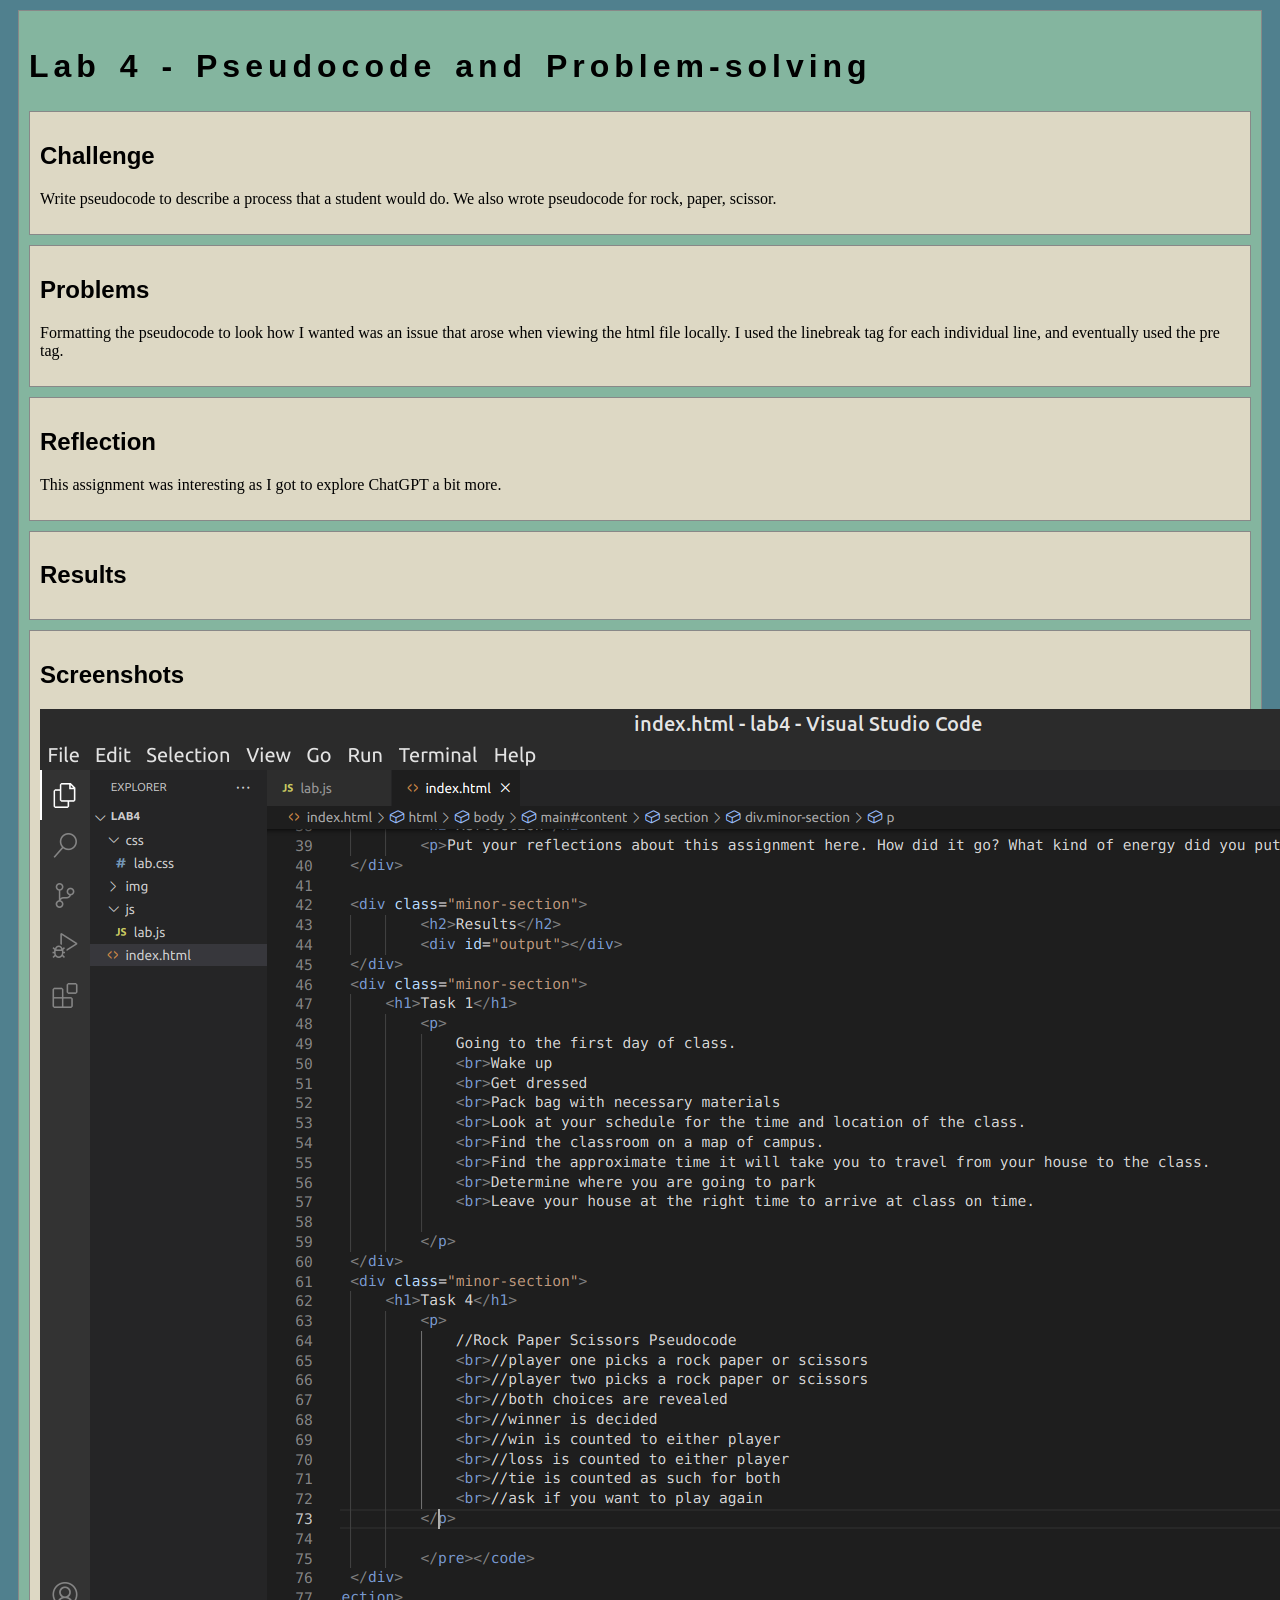
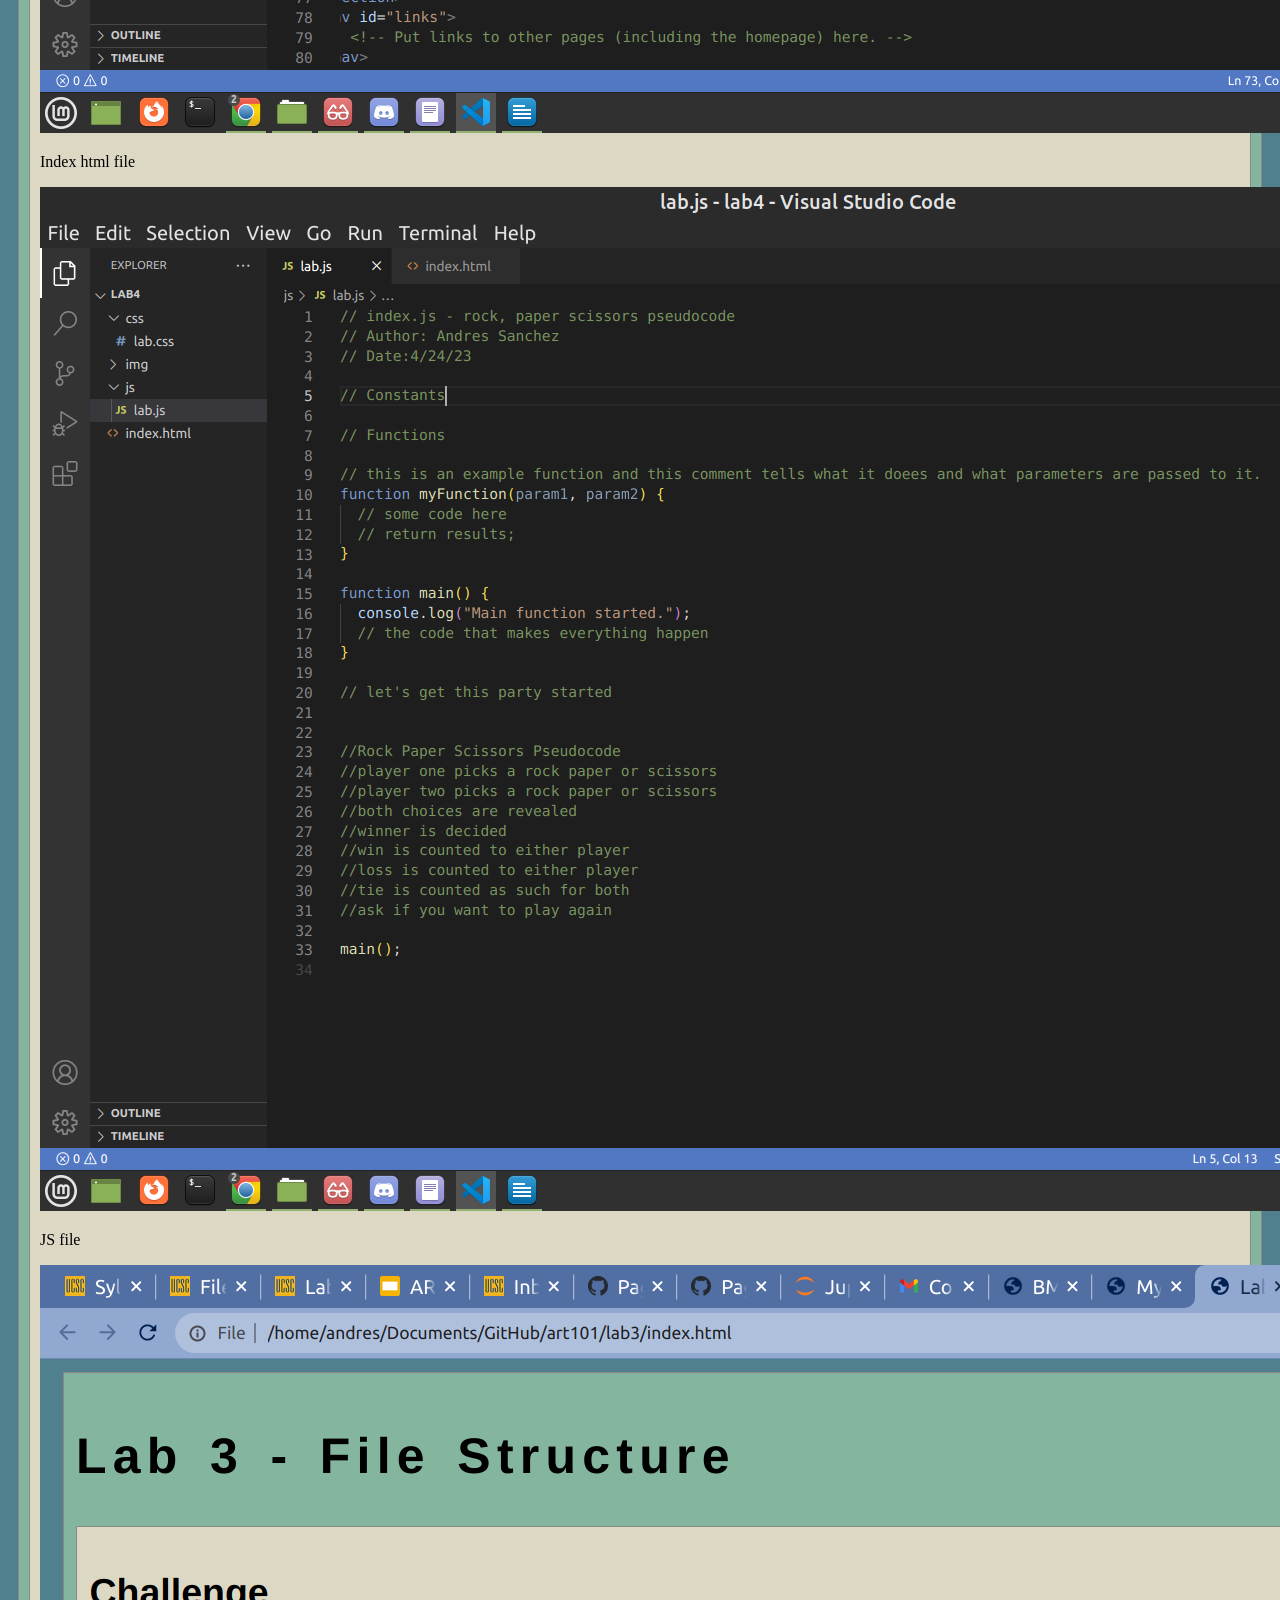
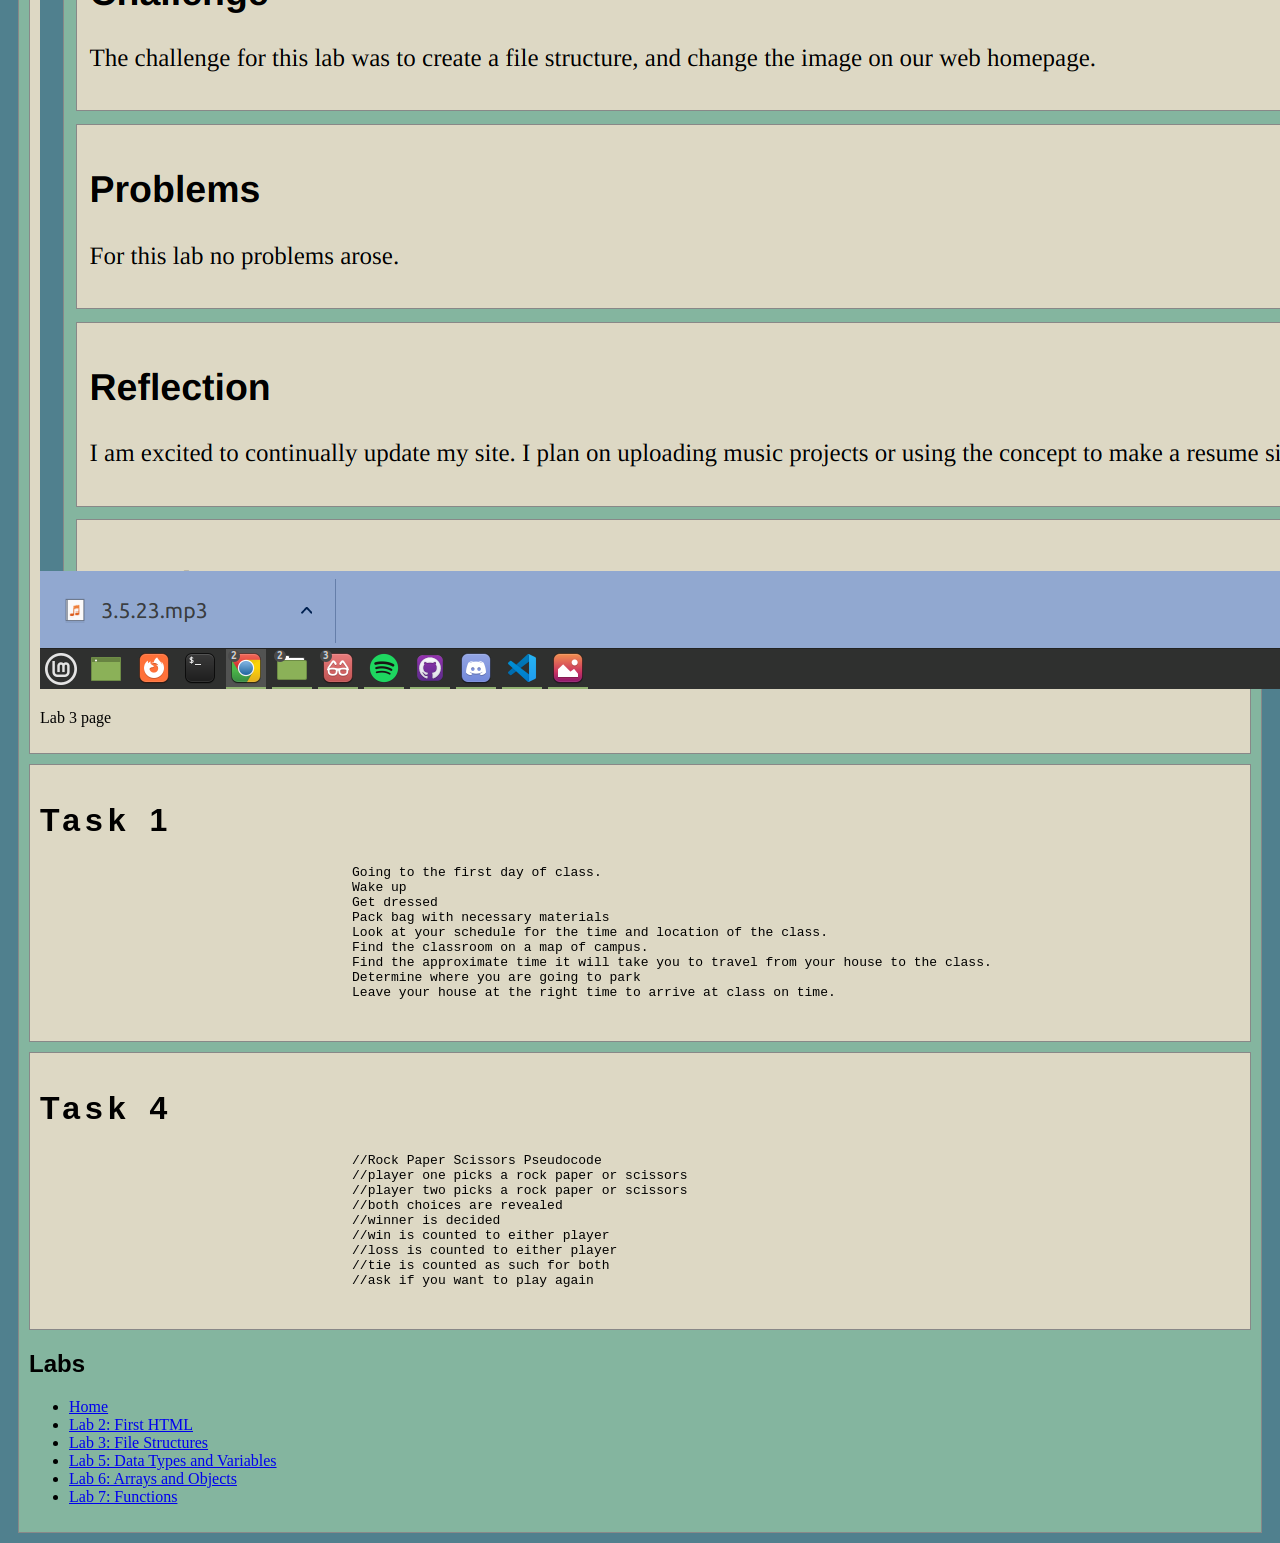
<file: lab4/index.html>
<!DOCTYPE html>
<html>
<head>
	<!-- This title is used for tabs and bookmarks -->
	<title>Lab 4 - Pseudocoding and Problem-solving</title>

	<!-- Use UTF character set, a good idea with any webpage -->
  	<meta charset="UTF-8" />
	<!-- Set viewport so page remains consistently scaled w narrow devices -->
  	<meta name="viewport" content="width=device-width, initial-scale=1.0" />
	
	<!-- Include a sitewide CSS file for consistent styling across the site -->
	<link rel="stylesheet" type="text/css" href="../css/site.css">
	<!-- Lab-specifc CSS file for any special styling of this particular page -->
	<link rel="stylesheet" type="text/css" href="css/lab.css">
	
	<!-- load jQuery library to make javascript easier (must be above our lab js)-->
	<script src="https://code.jquery.com/jquery-3.6.4.min.js"></script>
	<!-- Link to javascript file - DEFER waits until all elements are rendered -->
	<script type="text/javascript" src="./js/lab.js" DEFER></script>
</head>
<body>
	<!-- Style this page by changing the CSS in ../css/site.css or css/lab.css -->
	<main id="content">
		<section>
			<h1>Lab 4 - Pseudocode and Problem-solving</h1>
			<div class="minor-section">
					<h2>Challenge</h2>
					<p>Write pseudocode to describe a process that a student would do. We also wrote pseudocode for rock, paper, scissor.</p>
			</div>

			<div class="minor-section">
					<h2>Problems</h2>
					<p>Formatting the pseudocode to look how I wanted was an issue that arose when viewing the html file locally. 
						I used the linebreak tag for each individual line, and eventually used the pre tag.
						 
					</p>
			</div>

			<div class="minor-section">
					<h2>Reflection</h2>
					<p>This assignment was interesting as I got to explore ChatGPT a bit more.</p>
			</div>

			<div class="minor-section">
					<h2>Results</h2>
					<div id="output"></div>
			</div>
			<div class="minor-section">
				<h2>Screenshots</h2>
				<img id="screenshot" src="img/lab4.png" />
				<p>Index html file</p>
				<img id="screenshot" src="img/lab4js.png" />
				<p>JS file</p>
				<img id="screenshot" src="img/i3.png" />
				<p>Lab 3 page</p>
				
		</div>
			<div class="minor-section">
				<h1>Task 1</h1>
					<p>
					<pre>
					Going to the first day of class.
					Wake up 
					Get dressed
					Pack bag with necessary materials
					Look at your schedule for the time and location of the class.
					Find the classroom on a map of campus.
					Find the approximate time it will take you to travel from your house to the class.
					Determine where you are going to park
					Leave your house at the right time to arrive at class on time.
					</pre> 

					</p>
			</div>
			<div class="minor-section">
				<h1>Task 4</h1>
					<p>
					<pre>
					//Rock Paper Scissors Pseudocode
					//player one picks a rock paper or scissors 
					//player two picks a rock paper or scissors
					//both choices are revealed
					//winner is decided
					//win is counted to either player
					//loss is counted to either player
					//tie is counted as such for both
					//ask if you want to play again
					</pre>
					</p>
						
					</pre></code>
			</div>
			<h2>Labs</h2>
			<ul>
				<li><a href="../index.html">Home</a></li>
				<li><a href="../lab2/index.html">Lab 2: First HTML</a></li>
				<li><a href="../lab3/index.html">Lab 3: File Structures</a></li>
				<li><a href="../lab5/index.html">Lab 5: Data Types and Variables</a></li>
				<li><a href="../lab6/index.html">Lab 6: Arrays and Objects</a></li>
				<li><a href="../lab7/index.html">Lab 7: Functions</a></li>
			</ul>
		</section>
		<nav id="links">
			<!-- Put links to other pages (including the homepage) here. -->
		</nav>
	</main>
</body>
</html>
</file>
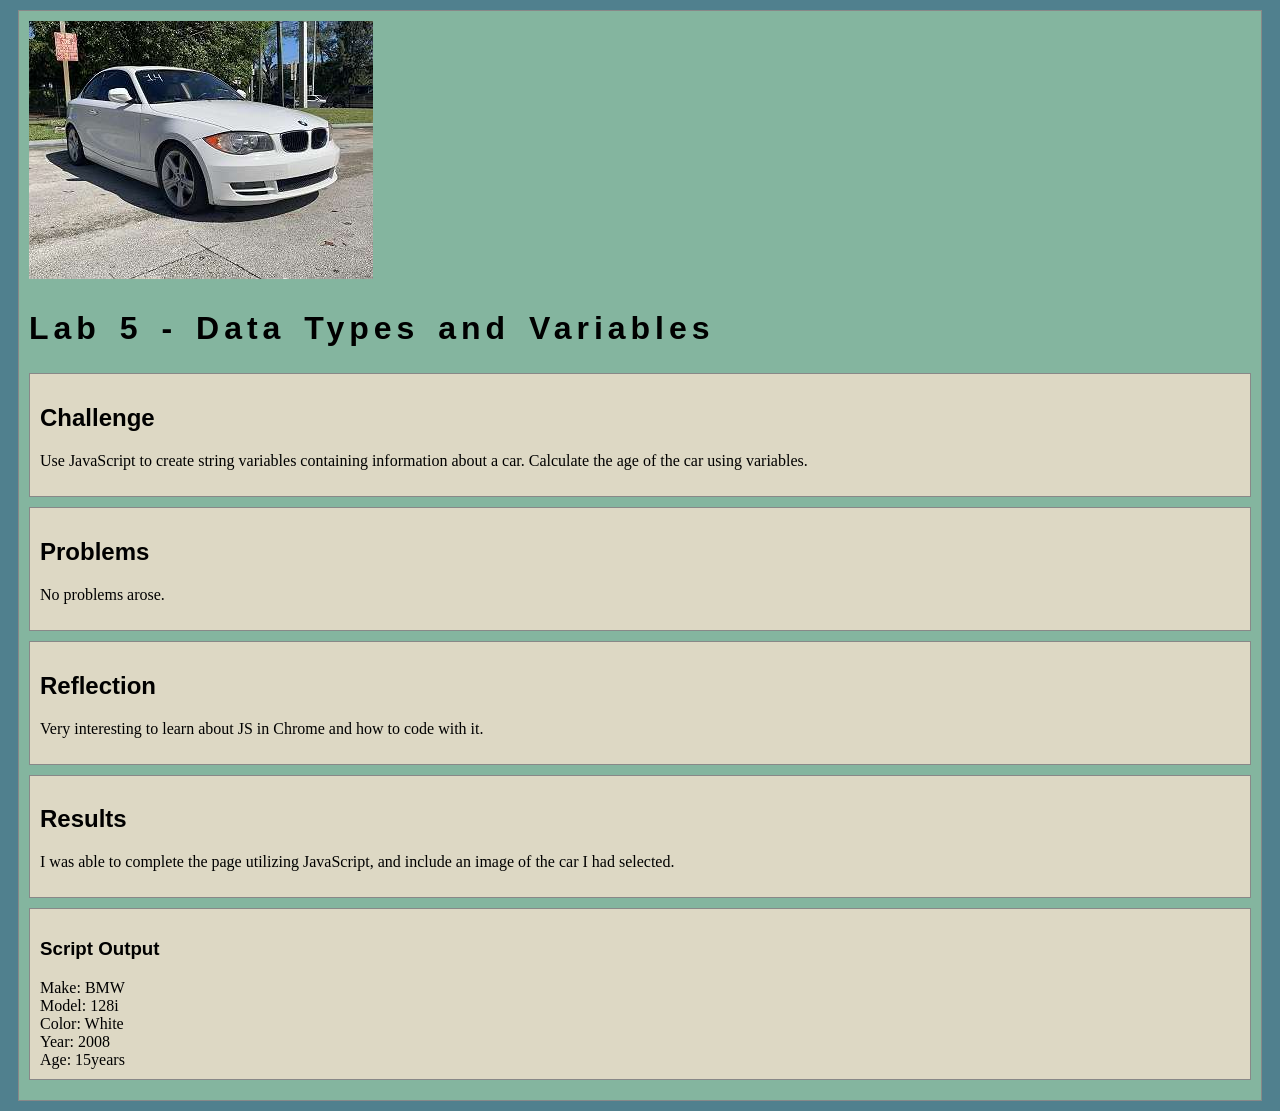
<file: lab5/index.html>
<!DOCTYPE html>
<html>
<head>
	<!-- This title is used for tabs and bookmarks -->
	<title>Lab 5 - Data Types and Variables</title>

	<!-- Use UTF character set, a good idea with any webpage -->
  	<meta charset="UTF-8" />
	<!-- Set viewport so page remains consistently scaled w narrow devices -->
  	<meta name="viewport" content="width=device-width, initial-scale=1.0" />
	
	<!-- Include a sitewide CSS file for consistent styling across the site -->
	<link rel="stylesheet" type="text/css" href="../css/site.css">
	<!-- Lab-specifc CSS file for any special styling of this particular page -->
	<link rel="stylesheet" type="text/css" href="css/lab.css">
	
	<!-- load jQuery library to make javascript easier (must be above our lab js)-->
	<script src="https://code.jquery.com/jquery-3.6.4.min.js"></script>
	<!-- Link to javascript file - DEFER waits until all elements are rendered -->
	<script type="text/javascript" src="./js/lab.js" DEFER></script>
</head>
<body>
	<!-- Style this page by changing the CSS in ../css/site.css or css/lab.css -->
	<main id="content">
		<section>
			<img src="img/bmw.jpeg">
			<h1>Lab 5 - Data Types and Variables</h1>
			<div class="minor-section">
					<h2>Challenge</h2>
					<p>Use JavaScript to create string variables containing 
						information about a car. Calculate the age of the car using 
						variables.
					</p>
			</div>

			<div class="minor-section">
					<h2>Problems</h2>
					<p>No problems arose. </p>
			</div>

			<div class="minor-section">
					<h2>Reflection</h2>
					<p>Very interesting to learn about JS in Chrome and how to code with it. </p>
			</div>

			<div class="minor-section">
					<h2>Results</h2>
					<p>I was able to complete the page utilizing JavaScript, and 
						include an image of the car I had selected.
					</p>
					<div id="output"></div>
			</div>
			<div class="minor-section">
				<h3>Script Output</h3>
				<div class=output>
					<script type="text/javascript" src="js/lab.js"></script>
				</div>
			</div>
		</section>
		<nav id="links">
			<!-- Put links to other pages (including the homepage) here. -->
		</nav>
	</main>
</body>
</html>
</file>
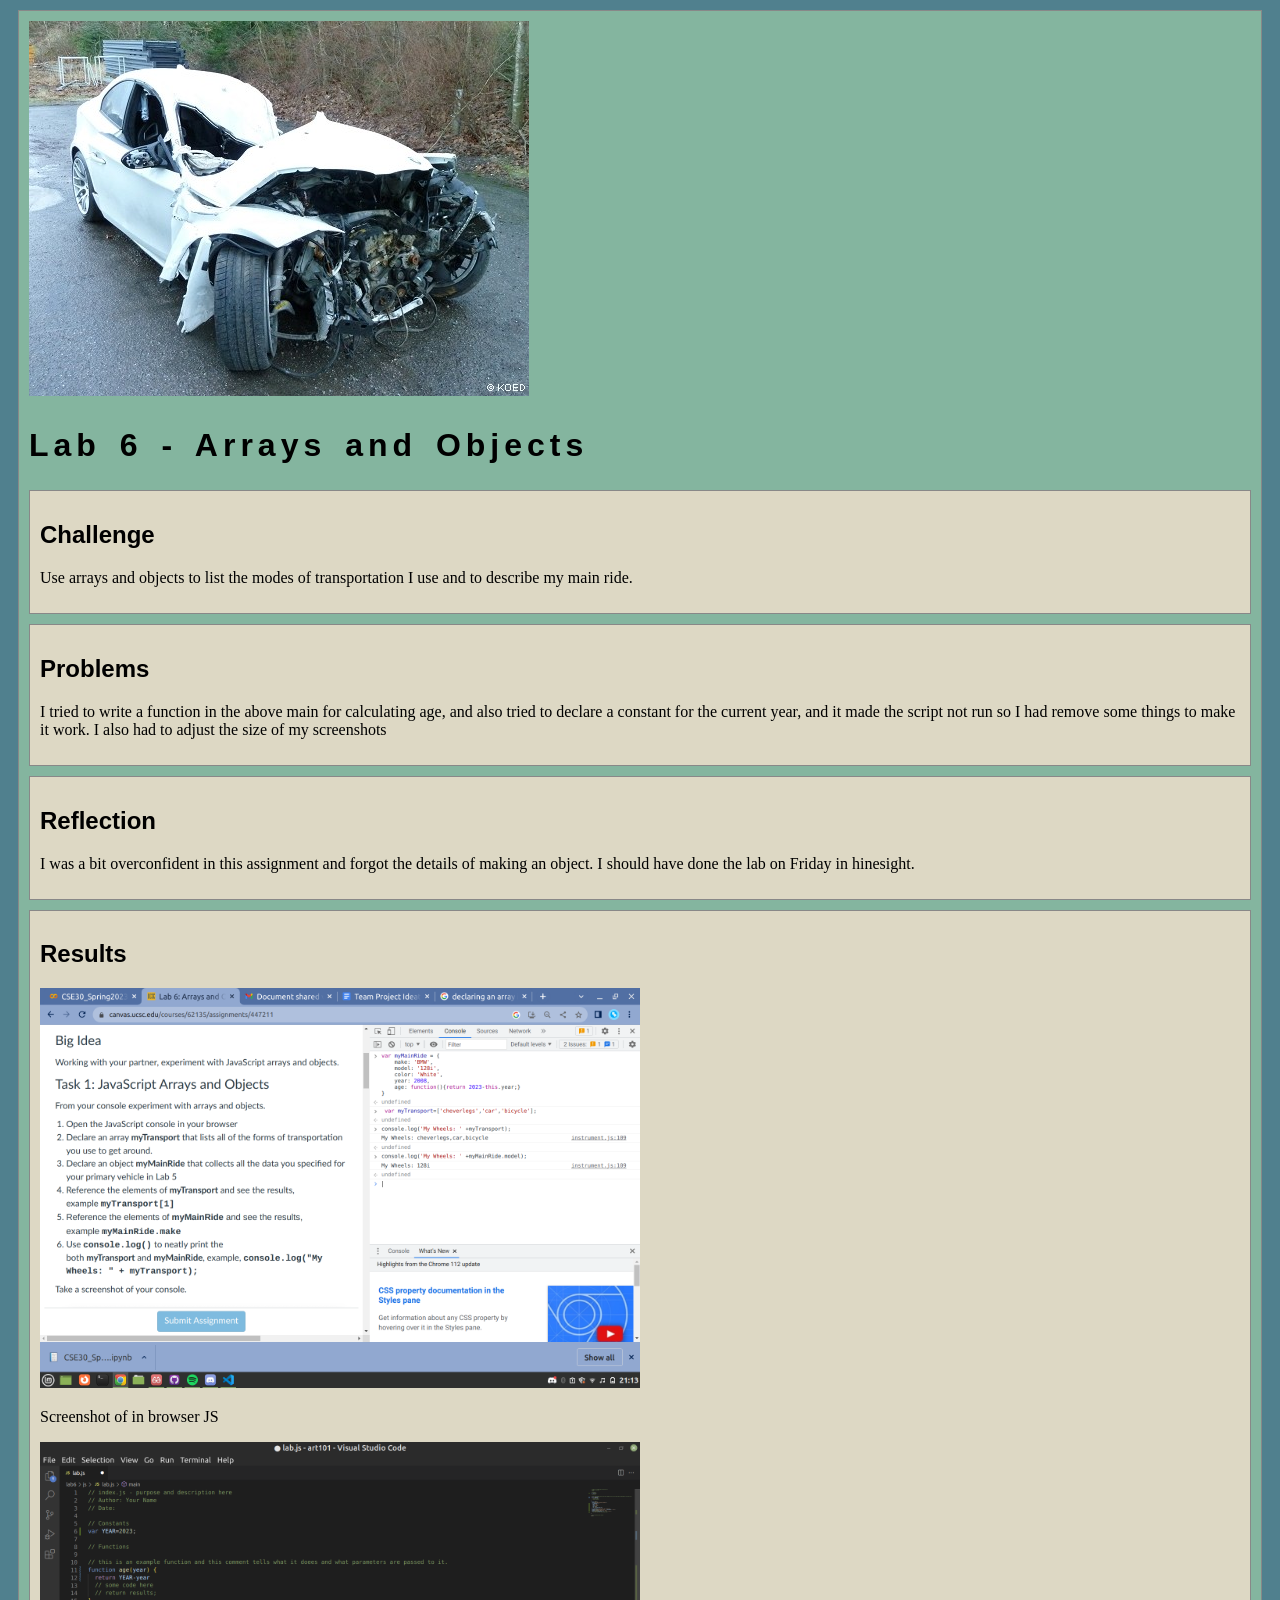
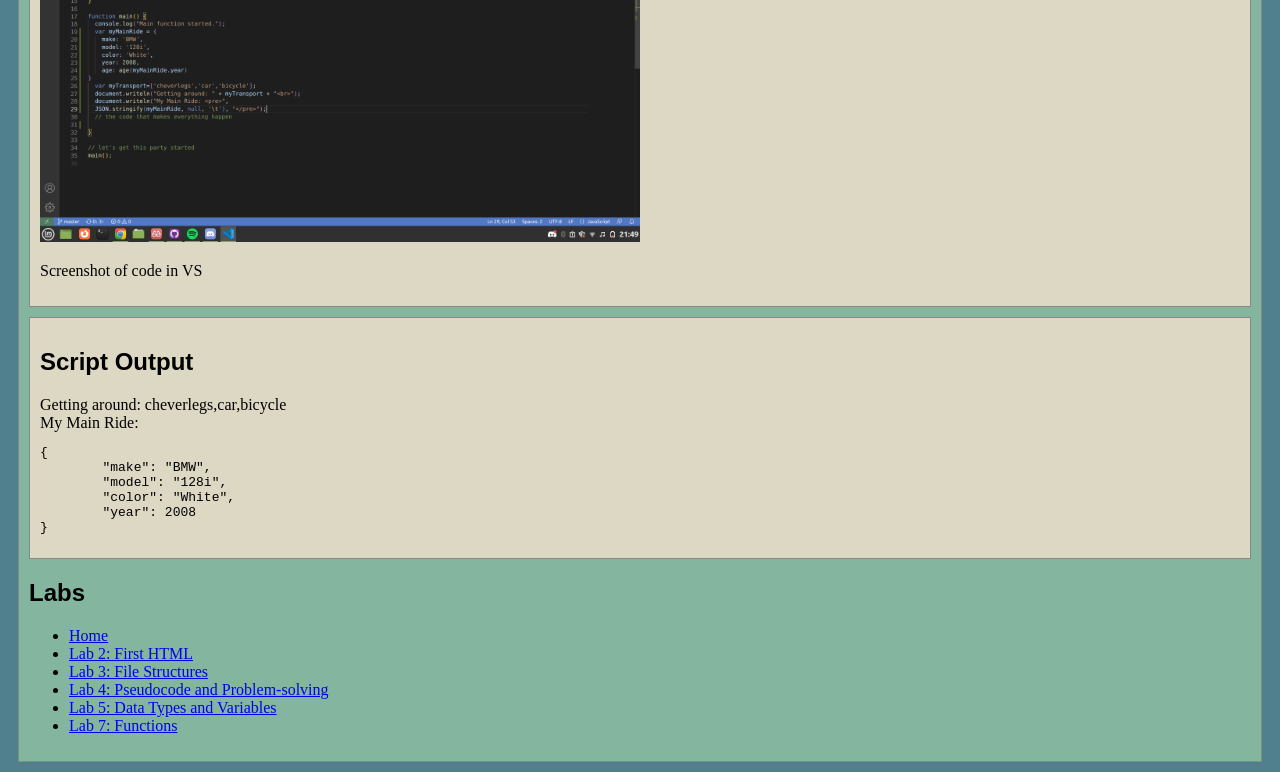
<file: lab6/index.html>
<!DOCTYPE html>
<html>
<head>
	<!-- This title is used for tabs and bookmarks -->
	<title>Lab 6 - Arrays and Objects</title>

	<!-- Use UTF character set, a good idea with any webpage -->
  	<meta charset="UTF-8" />
	<!-- Set viewport so page remains consistently scaled w narrow devices -->
  	<meta name="viewport" content="width=device-width, initial-scale=1.0" />
	
	<!-- Include a sitewide CSS file for consistent styling across the site -->
	<link rel="stylesheet" type="text/css" href="../css/site.css">
	<!-- Lab-specifc CSS file for any special styling of this particular page -->
	<link rel="stylesheet" type="text/css" href="css/lab.css">
	
	<!-- load jQuery library to make javascript easier (must be above our lab js)-->
	<script src="https://code.jquery.com/jquery-3.6.4.min.js"></script>
	<!-- Link to javascript file - DEFER waits until all elements are rendered -->
	<script type="text/javascript" src="./js/lab.js" DEFER></script>
</head>
<body>
	<!-- Style this page by changing the CSS in ../css/site.css or css/lab.css -->
	<main id="content">
		<section>
			<img src="img/car.jpg">
			<h1>Lab 6 - Arrays and Objects</h1>
			<div class="minor-section">
					<h2>Challenge</h2>
					<p>Use arrays and objects to list the modes of transportation I use and to describe my main ride.</p>
			</div>

			<div class="minor-section">
					<h2>Problems</h2>
					<p>I tried to write a function in the above main for calculating age, 
						and also tried to declare a constant for the current year, and it made the script not run so I had remove some things to make it work.
						I also had to adjust the size of my screenshots</p>
			</div>

			<div class="minor-section">
					<h2>Reflection</h2>
					<p>I was a bit overconfident in this assignment and forgot the details of making an object. I should have done the lab on Friday in hinesight. </p>
			</div>

			<div class="minor-section">
					<h2>Results</h2>

					<img id="screenshot" src="img/lab6Task1.png">
					<p>Screenshot of in browser JS</p>
					<img id="screenshot" src="img/lab6task2.png">
					<p>Screenshot of code in VS</p>
					<div id="output"></div>
			</div>
			
			<div class="minor-section">
				<h2>Script Output</h2>
				<script src="js/lab.js"></script>
			</div>
			<h2>Labs</h2>
			<ul>
				<li><a href="../index.html">Home</a></li>
				<li><a href="../lab2/index.html">Lab 2: First HTML</a></li>
				<li><a href="../lab3/index.html">Lab 3: File Structures</a></li>
				<li><a href="../lab4/index.html">Lab 4: Pseudocode and Problem-solving</a></li>
				<li><a href="../lab5/index.html">Lab 5: Data Types and Variables</a></li>
				<li><a href="../lab7/index.html">Lab 7: Functions</a></li>
			</ul>

		</section>
		<nav id="links">
			<!-- Put links to other pages (including the homepage) here. -->
		</nav>
	</main>
</body>
</html>
</file>
<file: css/site.css>
/* we can use a single css file to style all the files in our wwebsite */

/* you can pick your own background colors, text colors, and fonts */

/* we can select an html element tag, in this case "body" will apply to the whole document */
body {
  background-color: #50808E;
}

/* we can have rules apply to multiple elements at the same time with commas */
h1,h2,h3 {
  font-family: sans-serif;
}

/* and we can have rules that overlap other rules, both take effect */
h1 {
  letter-spacing: 5px;
  word-spacing: 5px;
  font-size: 200%;
}

/* the hashtag in a CSS selector selects an element by id, e.g., id="content" */
#content {
  margin: 10px;
  padding: 10px;
  border: solid 1px #888;
  background-color: #84B59F;
}

/* the period in a CSS selector selects an element by class, e.g., class="minor-section" */
.minor-section {
  padding: 10px;
  margin-bottom: 10px;
  border: solid 1px #888;
  background-color: #A3C9A8;
}
</file>
<file: css/homepage.css>
/* this css file will only style the homepage of our site */

.cat-photo {
  margin: 10px;
  max-width: 500px;
}
#my-portrait {
  width: 500px;
}
</file>
<file: lab10/css/lab.css>
/* Here we can set styles for this lab page that we don't want to effect others pages */

/* the period in a CSS selector selects an element by class, e.g., class="minor-section" */
.minor-section {
    padding: 10px;
    margin-bottom: 10px;
    border: solid 1px #888;
    background-color: #DDD8C4;
  }
</file>
<file: lab11/css/lab.css>
/* Here we can set styles for this lab page that we don't want to effect others pages */

/* the period in a CSS selector selects an element by class, e.g., class="minor-section" */
.minor-section {
    padding: 10px;
    margin-bottom: 10px;
    border: solid 1px #888;
    background-color: #DDD8C4;
  }
</file>
<file: lab12/css/lab.css>
/* Here we can set styles for this lab page that we don't want to effect others pages */

/* the period in a CSS selector selects an element by class, e.g., class="minor-section" */
.minor-section {
    padding: 10px;
    margin-bottom: 10px;
    border: solid 1px #9eef8a;
    background-color: #1172e9;
    color: #f4c726
  }
  body {
    background-color: #ffca0b;
    color: #f4c726
  }
  
  #content {
    margin: 10px;
    padding: 10px;
    border: dotted 5px rgb(0, 17, 255);
    background-color: rgb(221, 221, 221);
  }
</file>
<file: lab13/css/lab.css>
/* Here we can set styles for this lab page that we don't want to effect others pages */

/* the period in a CSS selector selects an element by class, e.g., class="minor-section" */
.minor-section {
  padding: 10px;
  margin-bottom: 10px;
  border: solid 1px #9eef8a;
  background-color: #1172e9;
  color: #f4c726
}
h2,h3 {
  font-family: sans-serif;
}
#content {
  margin: 10px;
  padding: 10px;
  border: dotted 5px rgb(0, 17, 255);
  background-color: rgb(221, 221, 221);
}
h1{
  color: #9eef8a;
}
</file>
<file: lab15 /css/lab.css>
/* Here we can set styles for this lab page that we don't want to effect others pages */

/* the period in a CSS selector selects an element by class, e.g., class="minor-section" */
.minor-section {
    padding: 10px;
    margin-bottom: 10px;
    border: solid 1px #888;
    background-color: #DDD8C4;
  }
  body {
    font-family: 'Lucida Grande', Verdana, Arial;
    font-size: 12px;
  }

  #stage {
    margin: 150px auto;
    width: 600px;
    height: 400px;
    /*
    
    Setting the perspective of the contents of the stage
    but not the stage itself
    
    */
    -webkit-perspective: 800;
  }

  #rotate {
    margin: 0 auto;
    width: 600px;
    height: 400px;
    /* Ensure that we're in 3D space */
    -webkit-transform-style: preserve-3d;
    /*
    Make the whole set of rows use the x-axis spin animation
    for a duration of 7 seconds, running infinitely and linearly
    */
    
  }

  .ring {
    margin: 0 auto;
    height: 110px;
    width: 600px;
    -webkit-transform-style: preserve-3d;
    -webkit-animation-iteration-count: infinite;
    -webkit-animation-timing-function: linear;
  }
  
  .ring > :nth-child(odd) {
    background-color: #f80032;
  }

  .ring > :nth-child(even) {
    background-color: #fdfdfd;
  }

  .poster {
    position: absolute;
    left: 250px;
    width: 100px;
    height: 100px;
    opacity: 0.7;
    color: rgba(0,0,0,0.9);
    -webkit-border-radius: 10px;
  }
  
  .poster > p {
    font-family: 'Georgia', serif;
    font-size: 36px;
    font-weight: bold;
    text-align: center;
    margin-top: 28px;
  }

  /*
  Set up each row to have a different animation duration
  and alternating y-axis rotation directions.
  */
  #ring-1 {
    -webkit-animation-name: y-spin;
    -webkit-animation-duration: 5s;
  }

  #ring-2 {
    -webkit-animation-name: back-y-spin;
    -webkit-animation-duration: 4s;
  }

  #ring-3 {
    -webkit-animation-name: y-spin;
    -webkit-animation-duration: 3s;
  }

  /*

  Here we define each of the three individual animations that
  we will be using to have our 3D rotation effect. The first
  animation will perform a full rotation on the x-axis, we'll
  use that on the whole set of objects. The second and third
  animations will perform a full rotation on the y-axis in
  opposite directions, alternating directions between rows.

  Note that you currently have to specify an intermediate step
  for rotations even when you are using individual transformation
  constructs.

  */
  @-webkit-keyframes x-spin {
    0%    { -webkit-transform: rotateX(0deg); }
    50%   { -webkit-transform: rotateX(180deg); }
    100%  { -webkit-transform: rotateX(360deg); }
  }

  @-webkit-keyframes y-spin {
    0%    { -webkit-transform: rotateY(0deg); }
    50%   { -webkit-transform: rotateY(180deg); }
    100%  { -webkit-transform: rotateY(360deg); }
  }

  @-webkit-keyframes back-y-spin {
    0%    { -webkit-transform: rotateY(360deg); }
    50%   { -webkit-transform: rotateY(180deg); }
    100%  { -webkit-transform: rotateY(0deg); }
  }
</file>
<file: lab16/css/lab.css>
/* Here we can set styles for this lab page that we don't want to effect others pages */

/* the period in a CSS selector selects an element by class, e.g., class="minor-section" */
.minor-section {
    padding: 10px;
    margin-bottom: 10px;
    border: solid 1px #888;
    background-color: #DDD8C4;
  }
</file>
<file: css/lab2site.css>
/* we can use a single css file to style all the files in our wwebsite */

/* you can pick your own background colors, text colors, and fonts */

/* we can select an html element tag, in this case "body" will apply to the whole document */
body {
  background-color: #50808E;
}

/* we can have rules apply to multiple elements at the same time with commas */
h1,h2,h3 {
  font-family: sans-serif;
}

/* and we can have rules that overlap other rules, both take effect */
h1 {
  letter-spacing: 5px;
  word-spacing: 5px;
  font-size: 200%;
}

/* the hashtag in a CSS selector selects an element by id, e.g., id="content" */
#content {
  margin: 10px;
  padding: 10px;
  border: dotted 5px rgb(255, 174, 0);
  background-color: rgb(66, 154, 66);
}

/* the period in a CSS selector selects an element by class, e.g., class="minor-section" */
.minor-section {
  padding: 10px;
  margin-bottom: 10px;
  border: dotted 5px rgb(255, 174, 0);
  background-color: #A3C9A8;
}
</file>
<file: lab2/css/lab.css>
h1, h2, h3{
    color: white;
}

p {
    color:rgb(38, 38, 169);
    text-indent: 20px;
    margin-left: 10px; 
}

#content1 {
    background-color: #A3C9A8;
    padding: 10px;
    margin: 10px;
    border: dotted 5px rgb(255, 174, 0);
    font-size: 20px;
    
}
.minor-section {
    background-color: #A3C9A8;
    padding: 10px;
    margin: 10px;
    border: dotted 5px rgb(255, 174, 0);
    font-size: 20px;
}
#content {
    margin: 10px;
    padding: 10px;
    border: dotted 5px rgb(255, 174, 0);
    background-color: rgb(66, 154, 66);
}
</file>
<file: lab3/css/lab.css>
/* Here we can set styles for this lab page that we don't want to effect others pages */

/* the period in a CSS selector selects an element by class, e.g., class="minor-section" */
.minor-section {
    padding: 10px;
    margin-bottom: 10px;
    border: solid 1px #888;
    background-color: #DDD8C4;
  }
#screenshot {
    width: 500px;
  }
</file>
<file: lab4/css/lab.css>
/* Here we can set styles for this lab page that we don't want to effect others pages */

/* the period in a CSS selector selects an element by class, e.g., class="minor-section" */
.minor-section {
    padding: 10px;
    margin-bottom: 10px;
    border: solid 1px #888;
    background-color: #DDD8C4;
  }
</file>
<file: lab5/css/lab.css>
/* Here we can set styles for this lab page that we don't want to effect others pages */

/* the period in a CSS selector selects an element by class, e.g., class="minor-section" */
.minor-section {
    padding: 10px;
    margin-bottom: 10px;
    border: solid 1px #888;
    background-color: #DDD8C4;
  }
</file>
<file: lab6/css/lab.css>
/* Here we can set styles for this lab page that we don't want to effect others pages */

/* the period in a CSS selector selects an element by class, e.g., class="minor-section" */
.minor-section {
    padding: 10px;
    margin-bottom: 10px;
    border: solid 1px #888;
    background-color: #DDD8C4;
  }

  #screenshot {
    width: 600px;
  }
</file>
